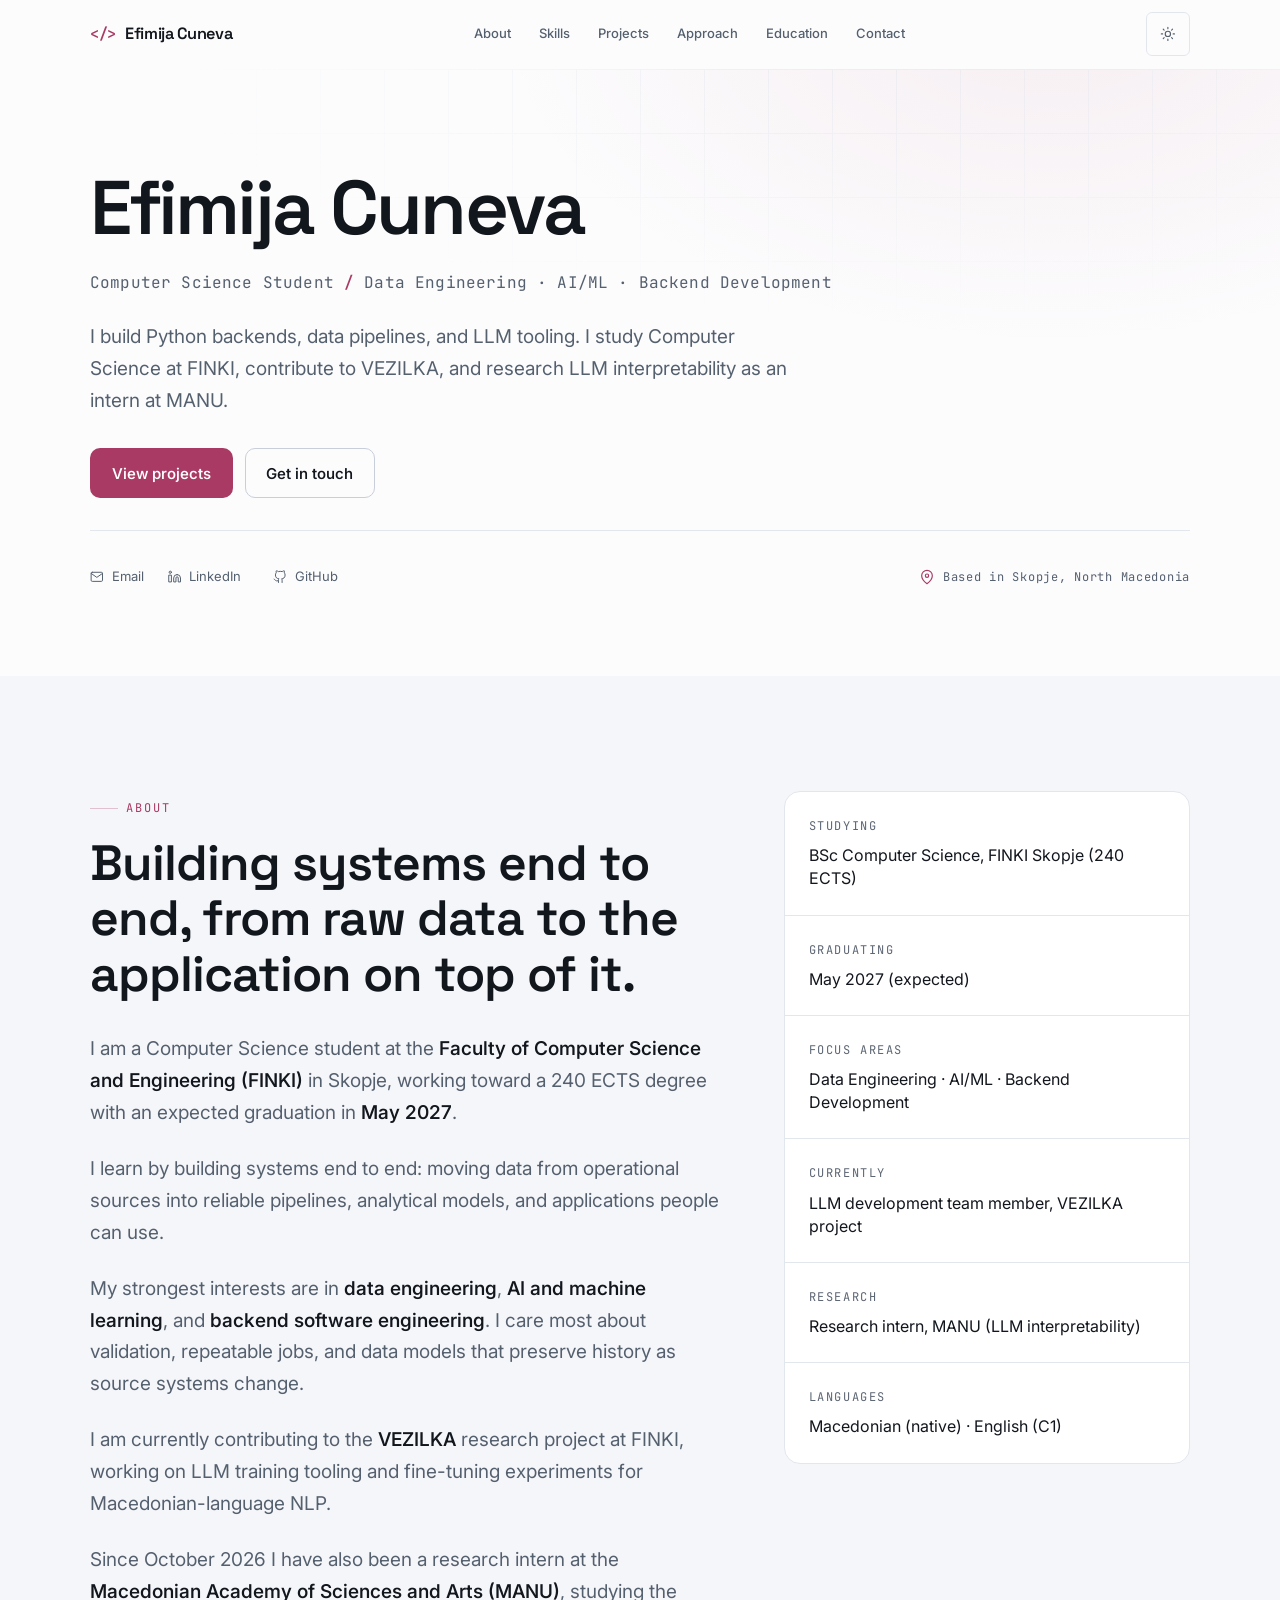
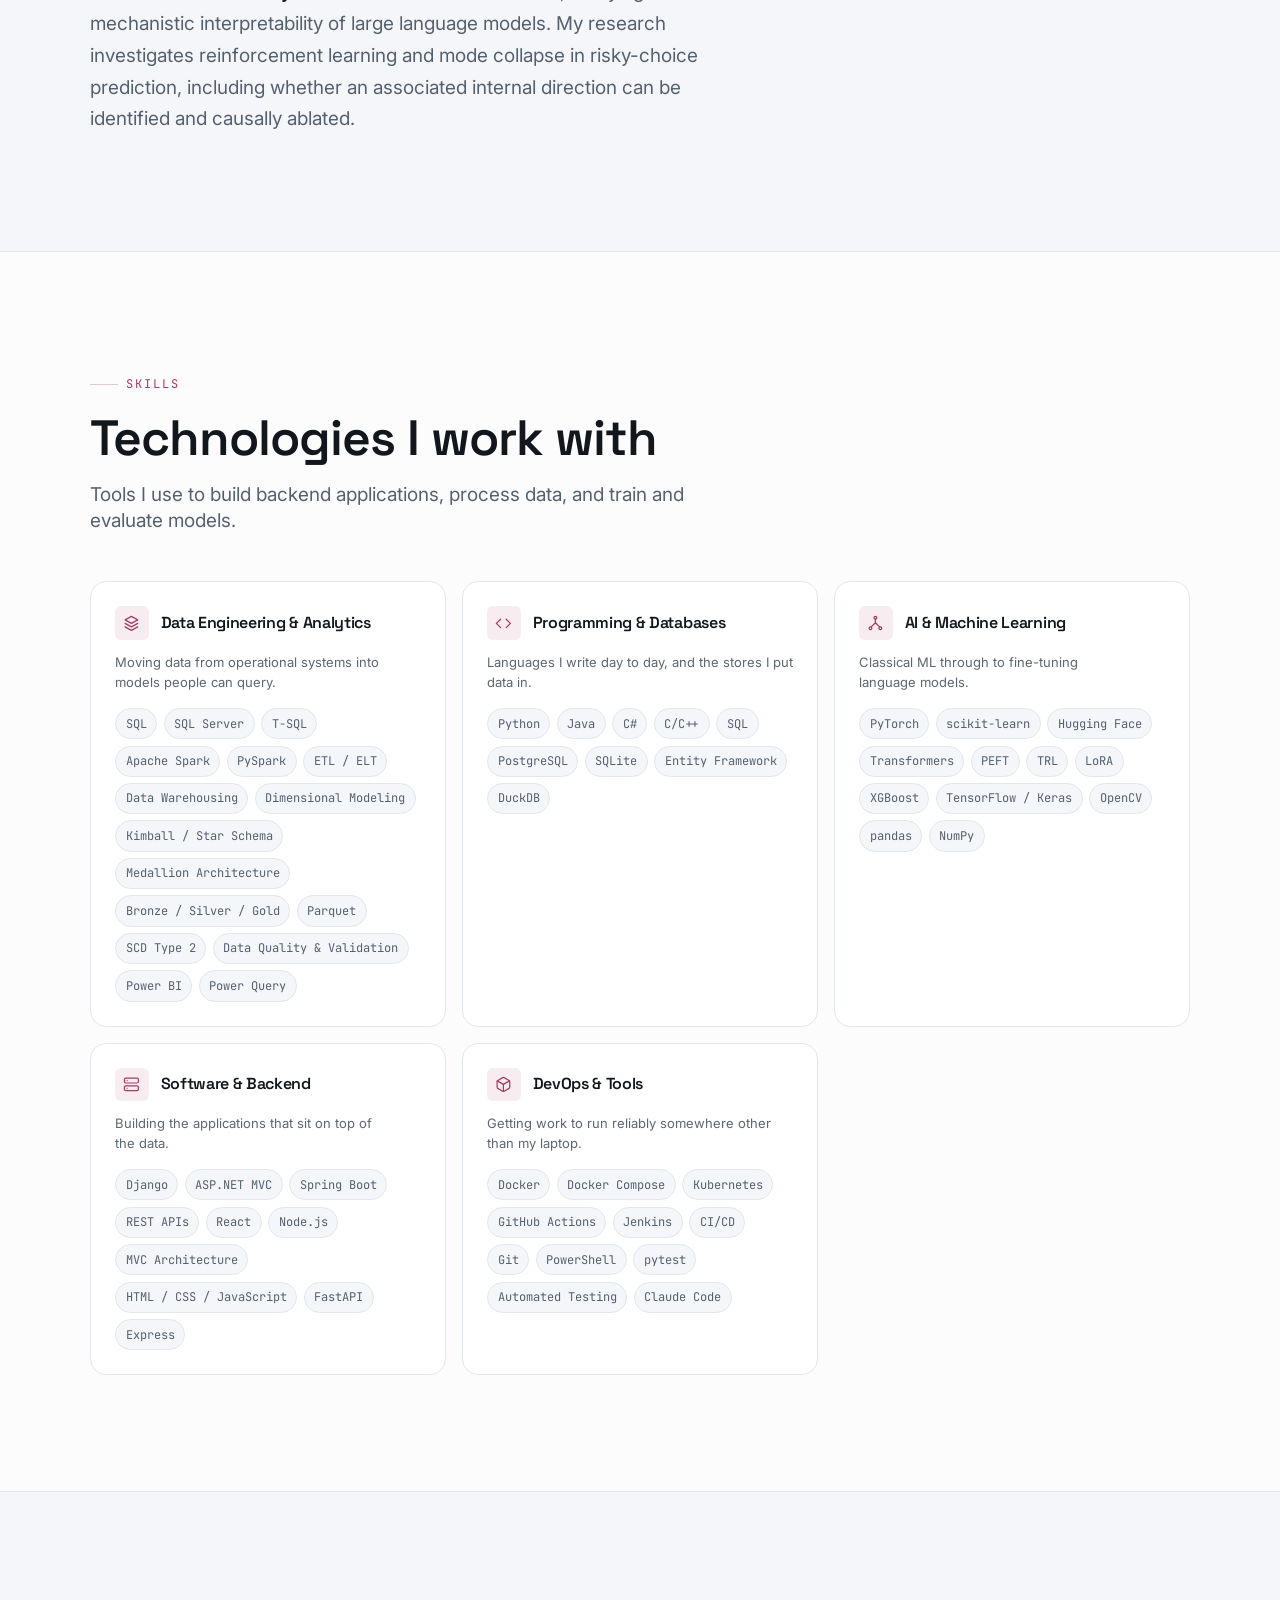
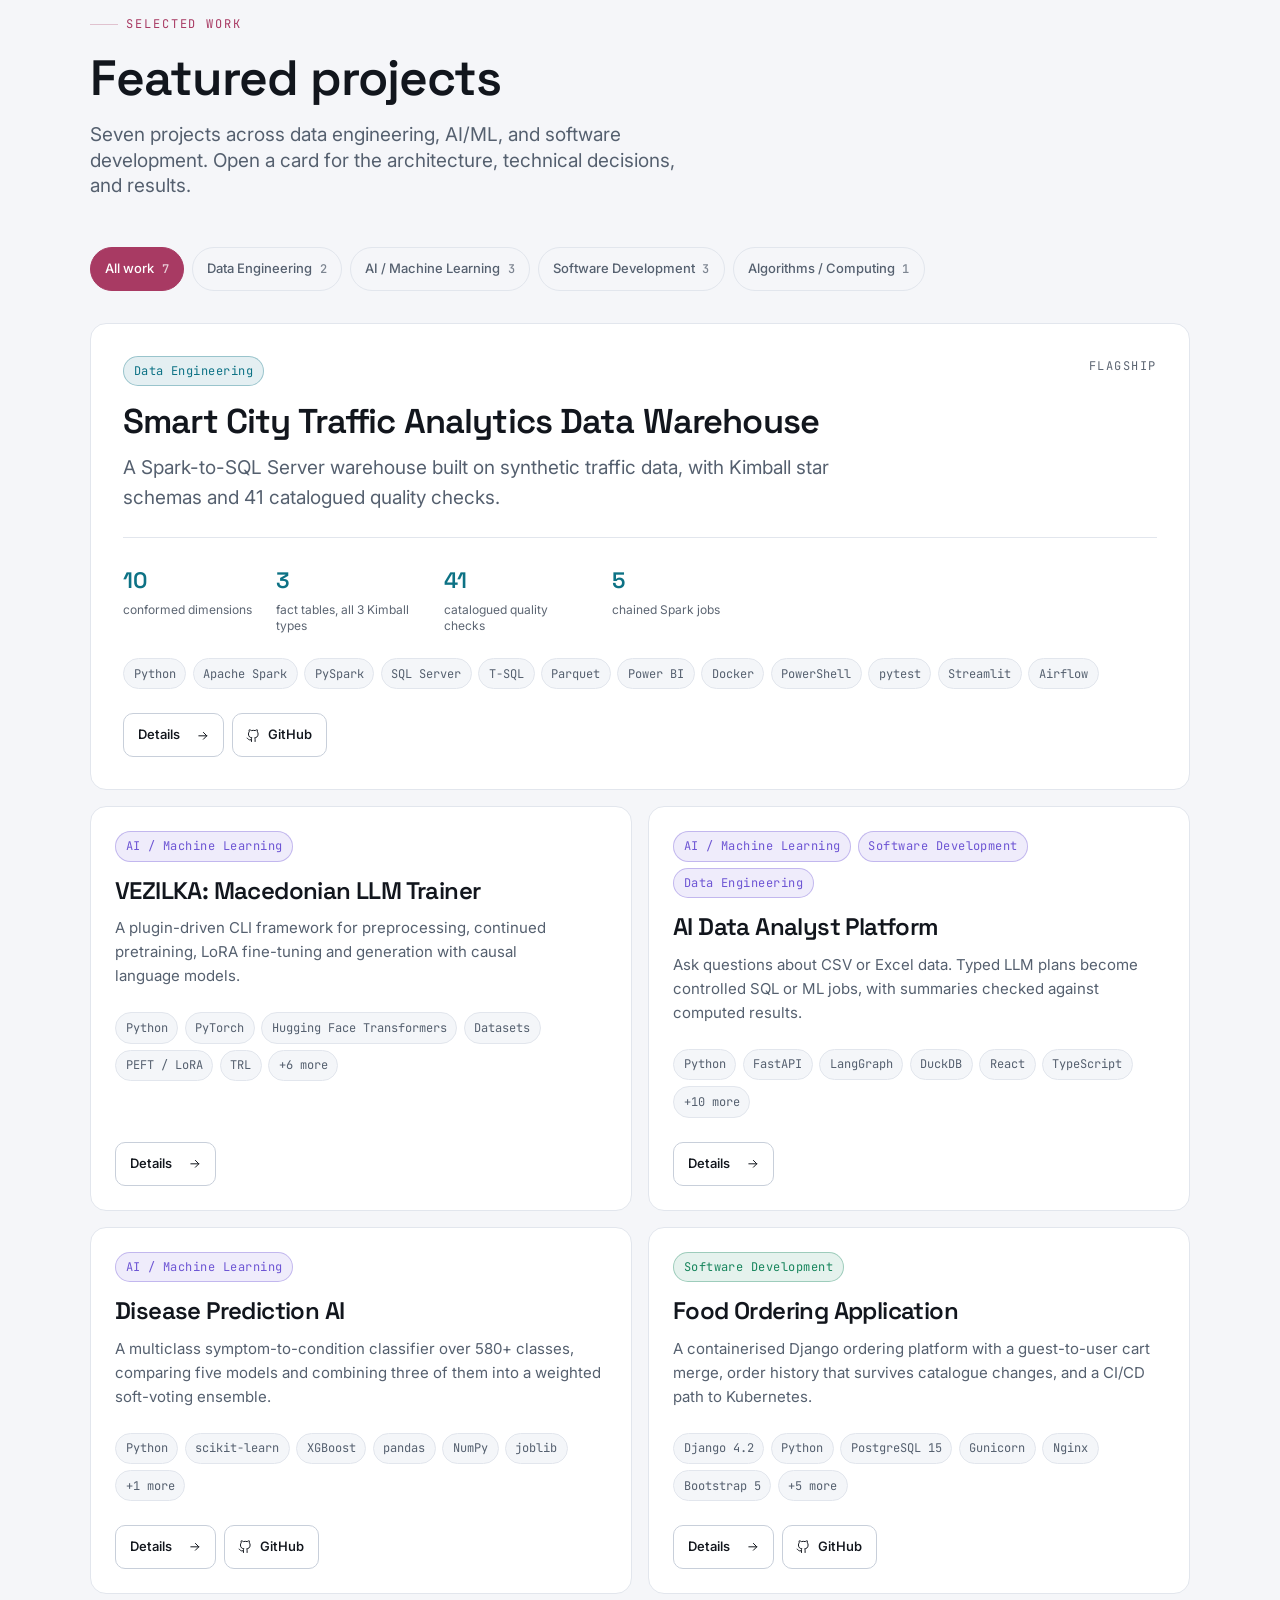
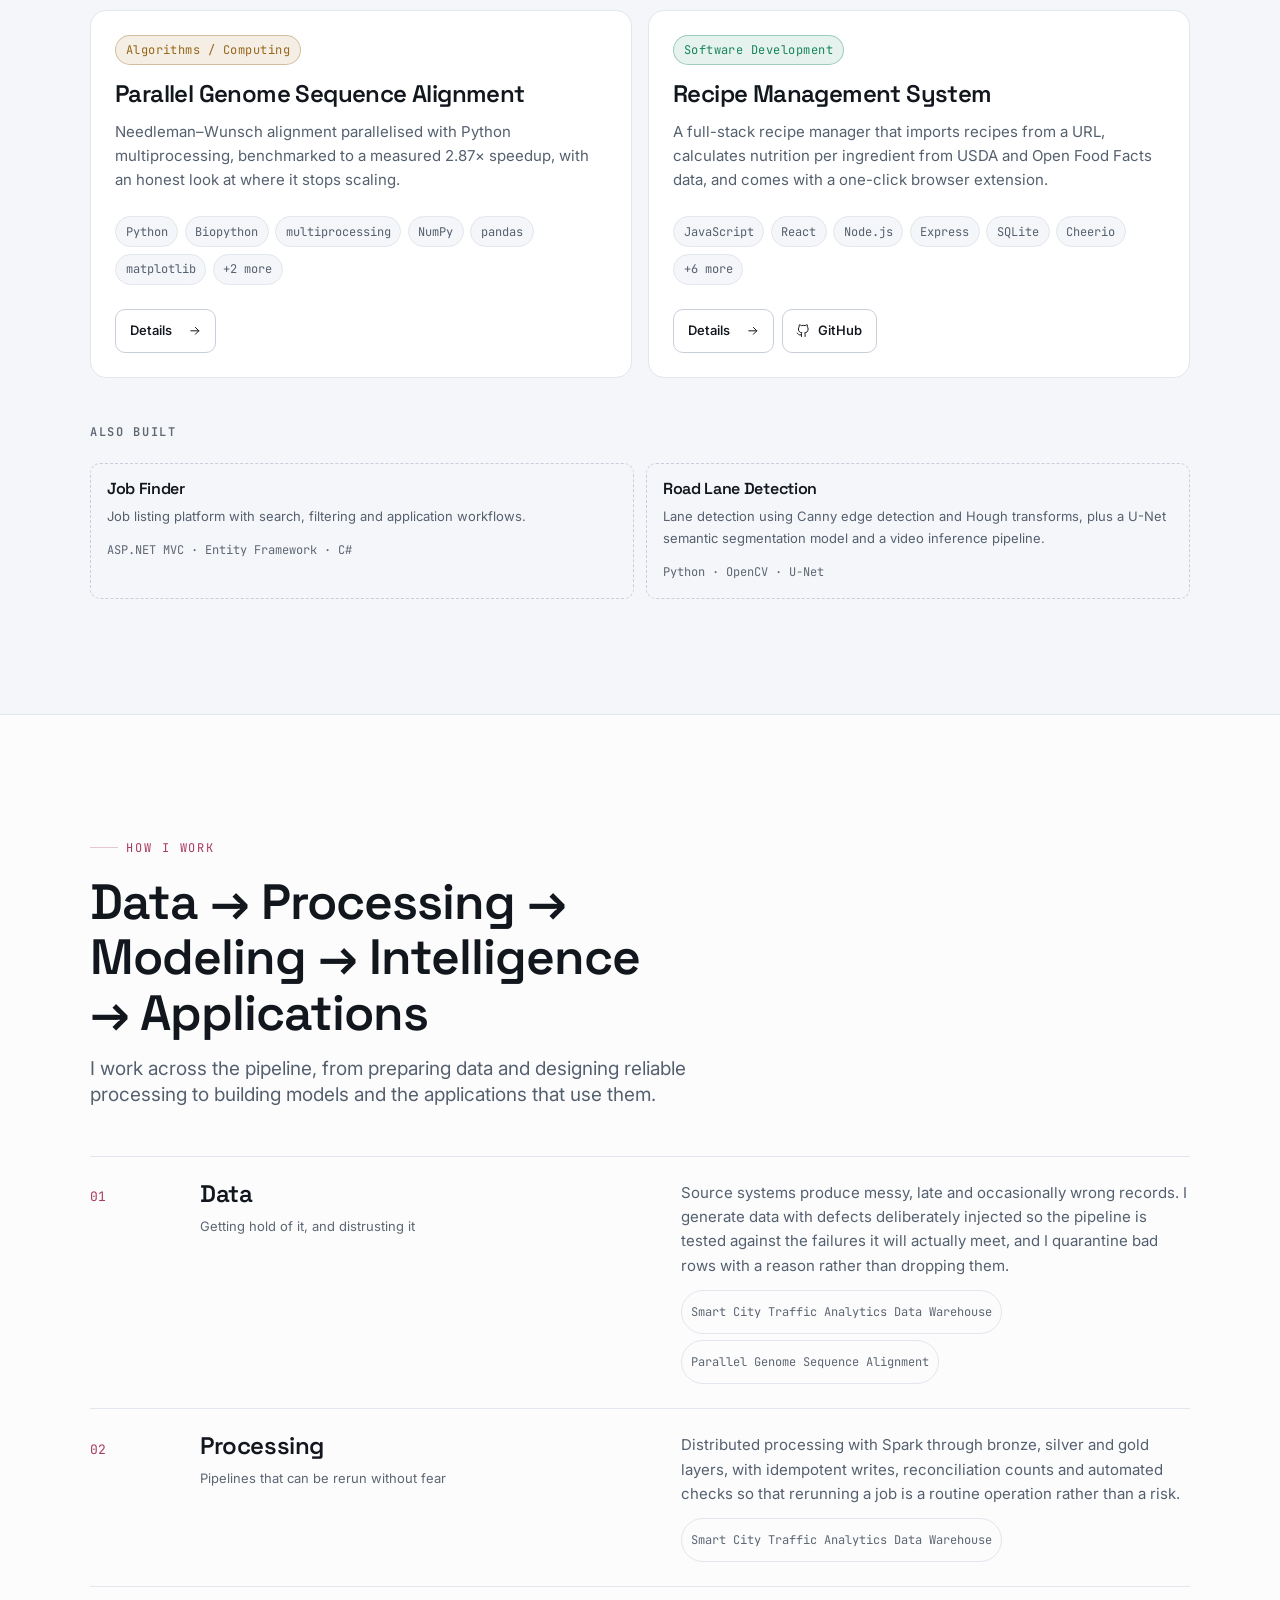
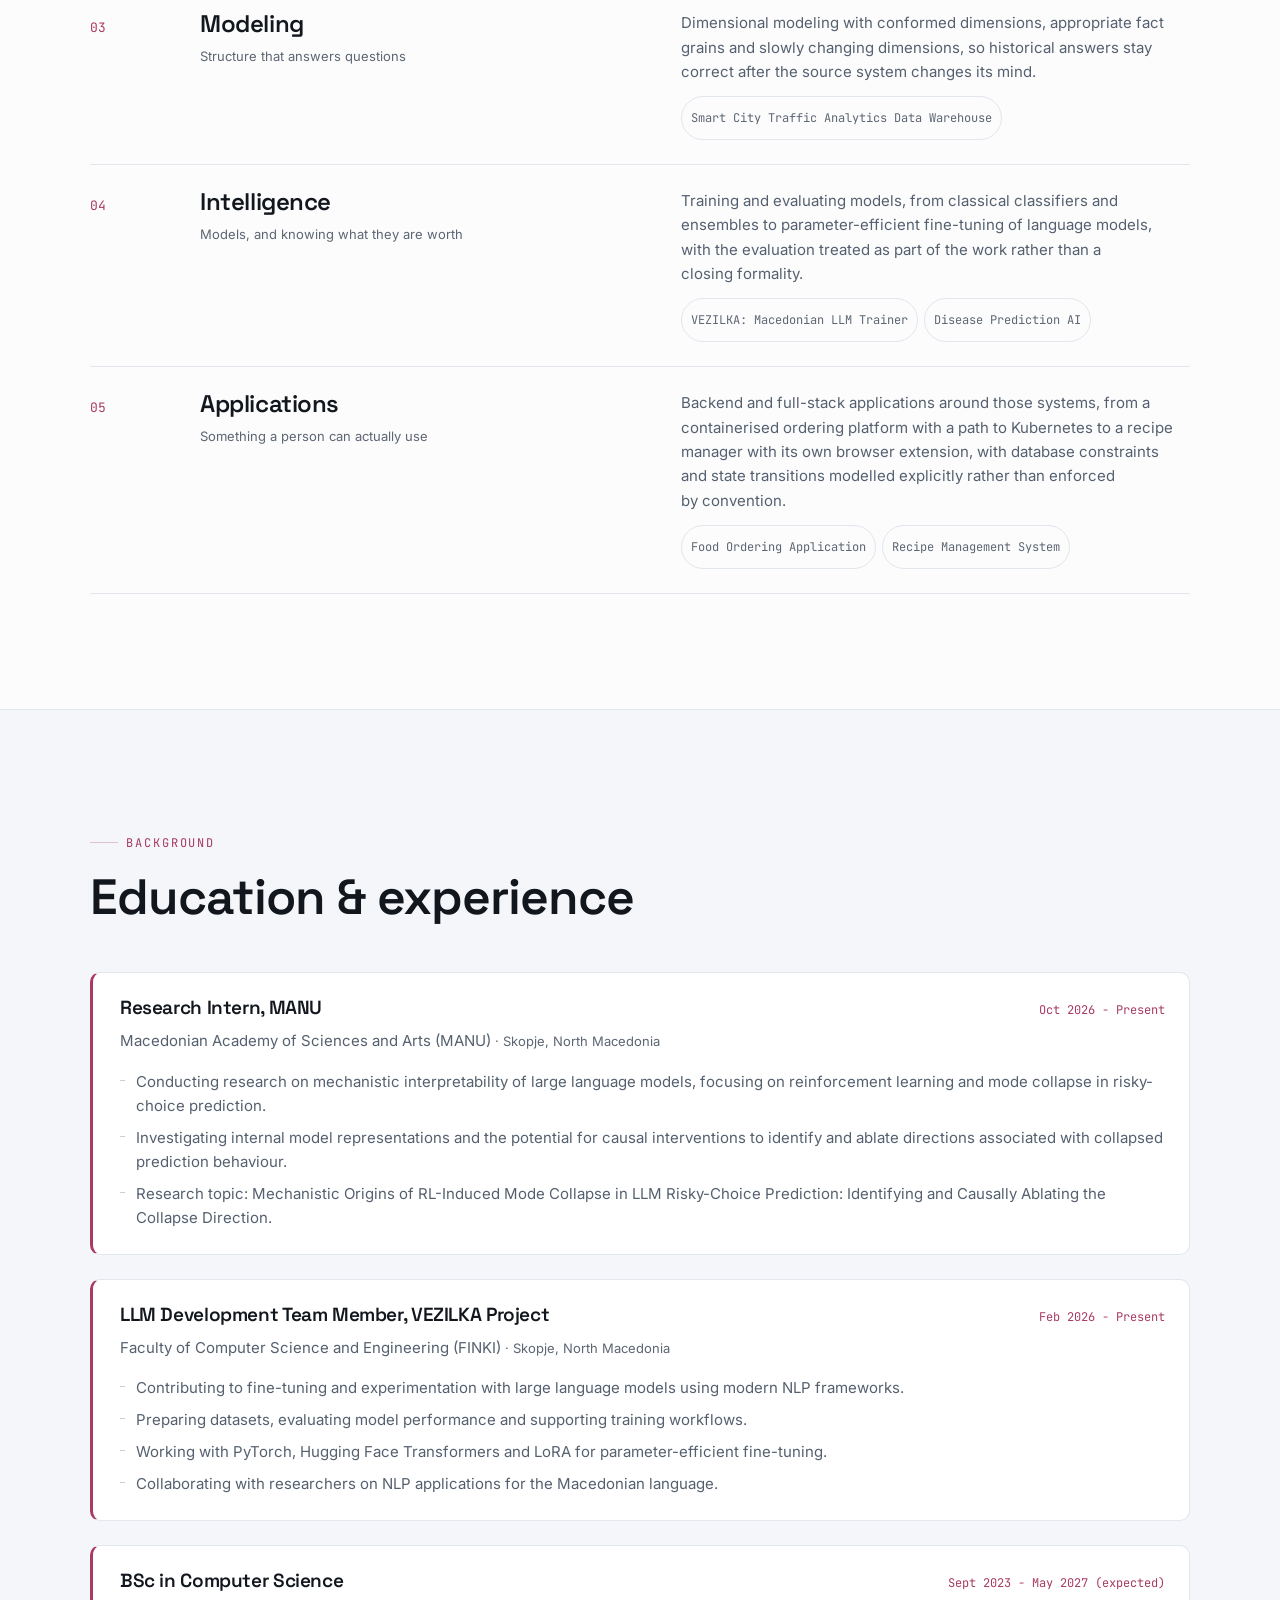
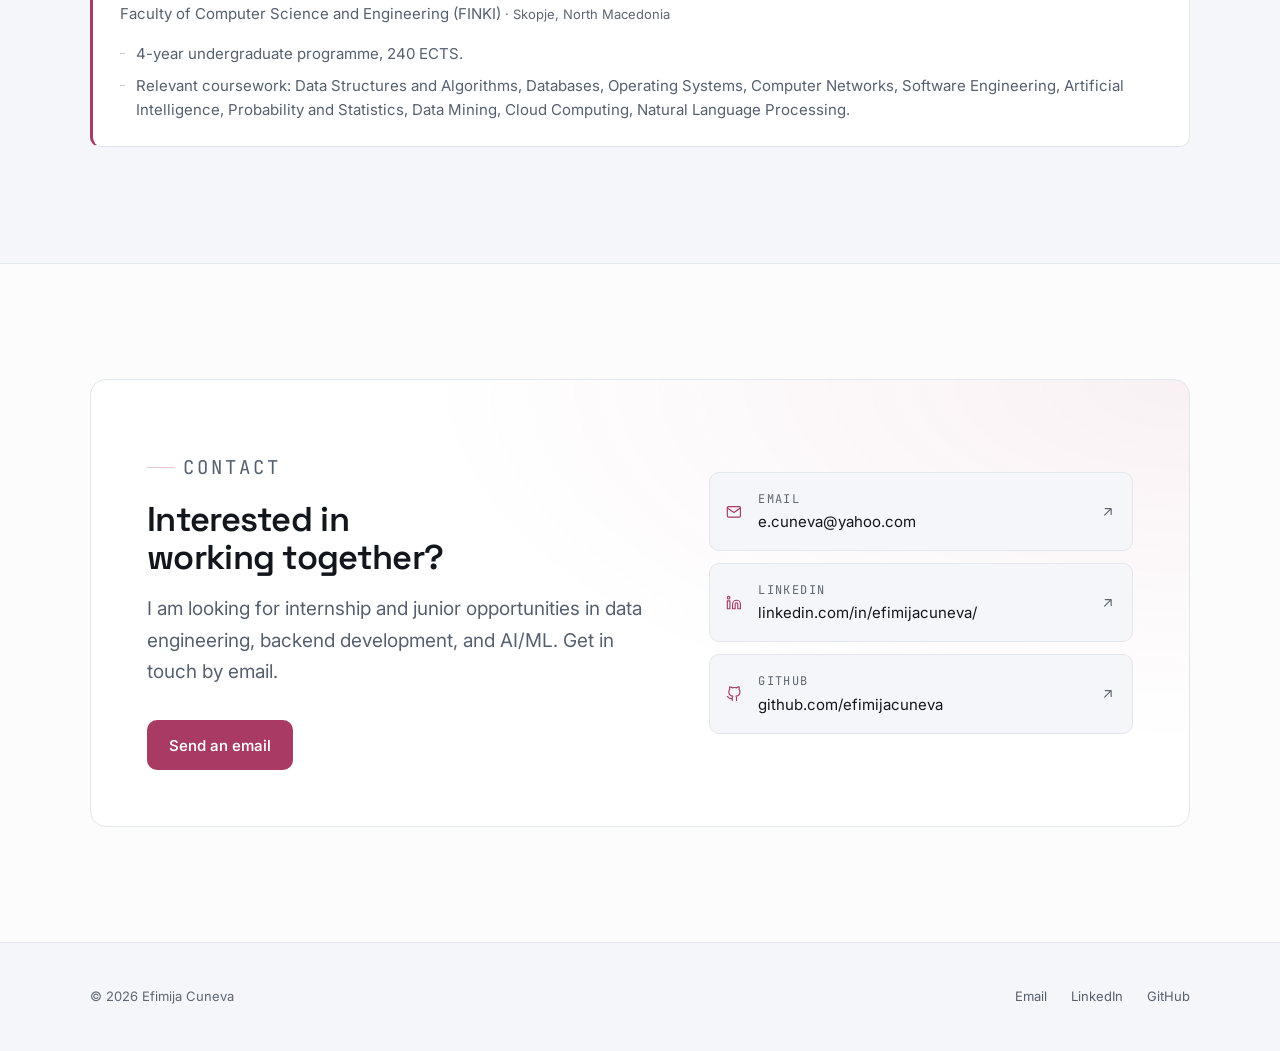
<file: index.html>
<!doctype html>
<html lang="en" data-theme="dark">
<head>
<meta charset="utf-8">
<meta name="viewport" content="width=device-width, initial-scale=1">

<title>Efimija Cuneva | Data Engineering, AI &amp; Software Development</title>
<meta name="description" content="Computer Science student at FINKI Skopje building projects across data engineering, machine learning and backend development, including a Spark-to-SQL-Server traffic data warehouse and LLM fine-tuning tooling.">
<meta name="author" content="Efimija Cuneva">
<meta name="theme-color" content="#0a0c10">

<!-- Open Graph: update the URL once the site is deployed. -->
<meta property="og:type" content="website">
<meta property="og:title" content="Efimija Cuneva | Data Engineering, AI &amp; Software Development">
<meta property="og:description" content="Computer Science student building practical systems across data engineering, machine learning and software development.">

<link rel="icon" href="assets/favicon.svg" type="image/svg+xml">

<link rel="preconnect" href="https://fonts.googleapis.com">
<link rel="preconnect" href="https://fonts.gstatic.com" crossorigin>
<link href="https://fonts.googleapis.com/css2?family=Inter:wght@400;500;600&family=JetBrains+Mono:wght@400;500&family=Space+Grotesk:wght@500;600;700&display=swap" rel="stylesheet">

<link rel="stylesheet" href="css/tokens.css">
<link rel="stylesheet" href="css/base.css">
<link rel="stylesheet" href="css/components.css">

<script>
  /* Apply the saved theme before first paint so there is no flash of the
     wrong palette. Falls back to the operating system preference. */
  (function () {
    try {
      var saved = localStorage.getItem('ec-theme');
      var prefersLight = window.matchMedia('(prefers-color-scheme: light)').matches;
      document.documentElement.dataset.theme = saved === 'light' || saved === 'dark'
        ? saved : (prefersLight ? 'light' : 'dark');
    } catch (e) {
      document.documentElement.dataset.theme = 'dark';
    }
  })();
</script>
</head>

<body>
<a class="skip-link" href="#main">Skip to content</a>

<header class="site-header" id="site-header">
  <div class="shell header-inner">
    <a class="brand" href="#top">
      <span class="brand__mark" aria-hidden="true">&lt;/&gt;</span>
      <span id="brand-name">Efimija Cuneva</span>
    </a>

    <nav class="nav" id="primary-nav" aria-label="Primary"></nav>

    <div class="header-actions">
      <button type="button" class="icon-btn" id="theme-toggle" aria-label="Switch theme"></button>
      <button type="button" class="icon-btn nav-toggle" id="nav-toggle"
              aria-expanded="false" aria-controls="primary-nav" aria-label="Open menu"></button>
    </div>
  </div>
</header>

<main id="main" tabindex="-1">

  <!-- ============================================================ hero -- -->
  <section class="hero" id="top">
    <div class="hero__grid" aria-hidden="true"></div>
    <div class="shell hero__inner">
      <div>
        <h1 class="hero__name" id="hero-name">Efimija Cuneva</h1>
        <p class="hero__role" id="hero-role">Computer Science Student <strong>/</strong> Data Engineering · AI/ML · Backend Development</p>
        <p class="hero__intro" id="hero-intro">I build Python backends, data pipelines, and LLM tooling. I study Computer Science at FINKI, contribute to VEZILKA, and research LLM interpretability as an intern at MANU.</p>

        <div class="hero__actions">
          <a class="btn btn--primary" href="#projects">View projects</a>
          <a class="btn btn--ghost" href="#contact">Get in touch</a>
        </div>

        <div class="hero__links">
          <nav class="hero__profiles" id="hero-links" aria-label="Profiles and contact"></nav>
          <p class="hero__location">
            <svg class="hero__location-icon" width="16" height="16" viewBox="0 0 24 24" fill="none" stroke="currentColor" stroke-width="1.75" stroke-linecap="round" stroke-linejoin="round" aria-hidden="true" focusable="false"><path d="M20 10c0 6-8 12-8 12S4 16 4 10a8 8 0 1 1 16 0Z"/><circle cx="12" cy="10" r="2.5"/></svg>
            <span id="hero-location">Based in Skopje, North Macedonia</span>
          </p>
        </div>
      </div>

      <!-- Filled in only when site.photo is configured; otherwise stays empty. -->
      <div class="hero__portrait" id="hero-portrait"></div>
    </div>
  </section>

  <!-- =========================================================== about -- -->
  <section class="section section--alt" id="about">
    <div class="shell">
      <div class="about-grid reveal">
        <div>
          <p class="eyebrow">About</p>
          <h2 class="section-title">Building systems end to end, from raw data to the application on top of it.</h2>

          <div class="about-prose" style="margin-top: var(--sp-6)">
            <p>
              I am a Computer Science student at the <strong>Faculty of Computer Science and
              Engineering (FINKI)</strong> in Skopje, working toward a 240 ECTS degree with an
              expected graduation in <strong>May 2027</strong>.
            </p>
            <p>
              I learn by building systems end to end: moving data from operational sources into
              reliable pipelines, analytical models, and applications people can use.
            </p>
            <p>
              My strongest interests are in <strong>data engineering</strong>, <strong>AI and machine
              learning</strong>, and <strong>backend software engineering</strong>. I care most about
              validation, repeatable jobs, and data models that preserve history as source systems change.
            </p>
            <p>
              I am currently contributing to the <strong>VEZILKA</strong> research project at FINKI,
              working on LLM training tooling and fine-tuning experiments for Macedonian-language NLP.
            </p>
            <p>
              Since October 2026 I have also been a research intern at the <strong>Macedonian Academy
              of Sciences and Arts (MANU)</strong>, studying the mechanistic interpretability of large
              language models. My research investigates reinforcement learning and mode collapse in
              risky-choice prediction, including whether an associated internal direction can be
              identified and causally ablated.
            </p>
          </div>
        </div>

        <div class="facts">
          <div class="fact">
            <div class="fact__label">Studying</div>
            <div class="fact__value">BSc Computer Science, FINKI Skopje (240 ECTS)</div>
          </div>
          <div class="fact">
            <div class="fact__label">Graduating</div>
            <div class="fact__value">May 2027 (expected)</div>
          </div>
          <div class="fact">
            <div class="fact__label">Focus areas</div>
            <div class="fact__value">Data Engineering · AI/ML · Backend Development</div>
          </div>
          <div class="fact">
            <div class="fact__label">Currently</div>
            <div class="fact__value">LLM development team member, VEZILKA project</div>
          </div>
          <div class="fact">
            <div class="fact__label">Research</div>
            <div class="fact__value">Research intern, MANU (LLM interpretability)</div>
          </div>
          <div class="fact">
            <div class="fact__label">Languages</div>
            <div class="fact__value">Macedonian (native) · English (C1)</div>
          </div>
        </div>
      </div>
    </div>
  </section>

  <!-- ========================================================== skills -- -->
  <section class="section" id="skills">
    <div class="shell">
      <div class="section-head reveal">
        <p class="eyebrow">Skills</p>
        <h2 class="section-title">Technologies I work with</h2>
        <p class="section-lede">
          Tools I use to build backend applications, process data, and train and evaluate models.
        </p>
      </div>
      <div class="skills-grid reveal" id="skills-grid"></div>
    </div>
  </section>

  <!-- ======================================================== projects -- -->
  <section class="section section--alt" id="projects">
    <div class="shell">
      <div class="section-head reveal">
        <p class="eyebrow">Selected work</p>
        <h2 class="section-title">Featured projects</h2>
        <p class="section-lede">
          Seven projects across data engineering, AI/ML, and software development.
          Open a card for the architecture, technical decisions, and results.
        </p>
      </div>

      <div class="filters reveal" id="project-filters" role="group" aria-label="Filter projects by category"></div>

      <div class="project-grid" id="project-grid"></div>

      <div class="reveal" style="margin-top: var(--sp-7)">
        <h3 class="dialog__label">Also built</h3>
        <ul class="mini-list" id="also-built"></ul>
      </div>
    </div>
  </section>

  <!-- ======================================================== approach -- -->
  <section class="section" id="approach">
    <div class="shell">
      <div class="section-head reveal">
        <p class="eyebrow">How I work</p>
        <h2 class="section-title">Data → Processing → Modeling → Intelligence → Applications</h2>
        <p class="section-lede">
          I work across the pipeline, from preparing data and designing reliable processing
          to building models and the applications that use them.
        </p>
      </div>
      <div class="approach-list reveal" id="approach-list"></div>
    </div>
  </section>

  <!-- ======================================================= education -- -->
  <section class="section section--alt" id="education">
    <div class="shell">
      <div class="section-head reveal">
        <p class="eyebrow">Background</p>
        <h2 class="section-title">Education &amp; experience</h2>
      </div>
      <div class="timeline reveal" id="timeline"></div>
    </div>
  </section>

  <!-- ========================================================= contact -- -->
  <section class="section" id="contact">
    <div class="shell">
      <div class="contact-panel reveal">
        <div>
          <p class="eyebrow">Contact</p>
          <h2 id="contact-prompt">Interested in working together?</h2>
          <p id="contact-body">I am looking for internship and junior opportunities in data engineering, backend development, and AI/ML. Get in touch by email.</p>
          <div class="hero__actions">
            <a class="btn btn--primary" id="contact-cta" href="mailto:e.cuneva@yahoo.com">Send an email</a>
          </div>
        </div>
        <div class="contact-links" id="contact-links"></div>
      </div>
    </div>
  </section>

</main>

<footer class="site-footer">
  <div class="shell footer-inner">
    <p>&copy; <span id="footer-year">2026</span> Efimija Cuneva</p>
    <nav class="footer-links" id="footer-links" aria-label="Footer"></nav>
  </div>
</footer>

<!-- Project details. Rendered on open; native <dialog> gives focus trapping,
     Escape-to-close and inert background for free. -->
<dialog class="dialog" id="project-dialog" aria-labelledby="project-dialog-title"></dialog>

<script type="module" src="js/main.js"></script>
</body>
</html>
</file>
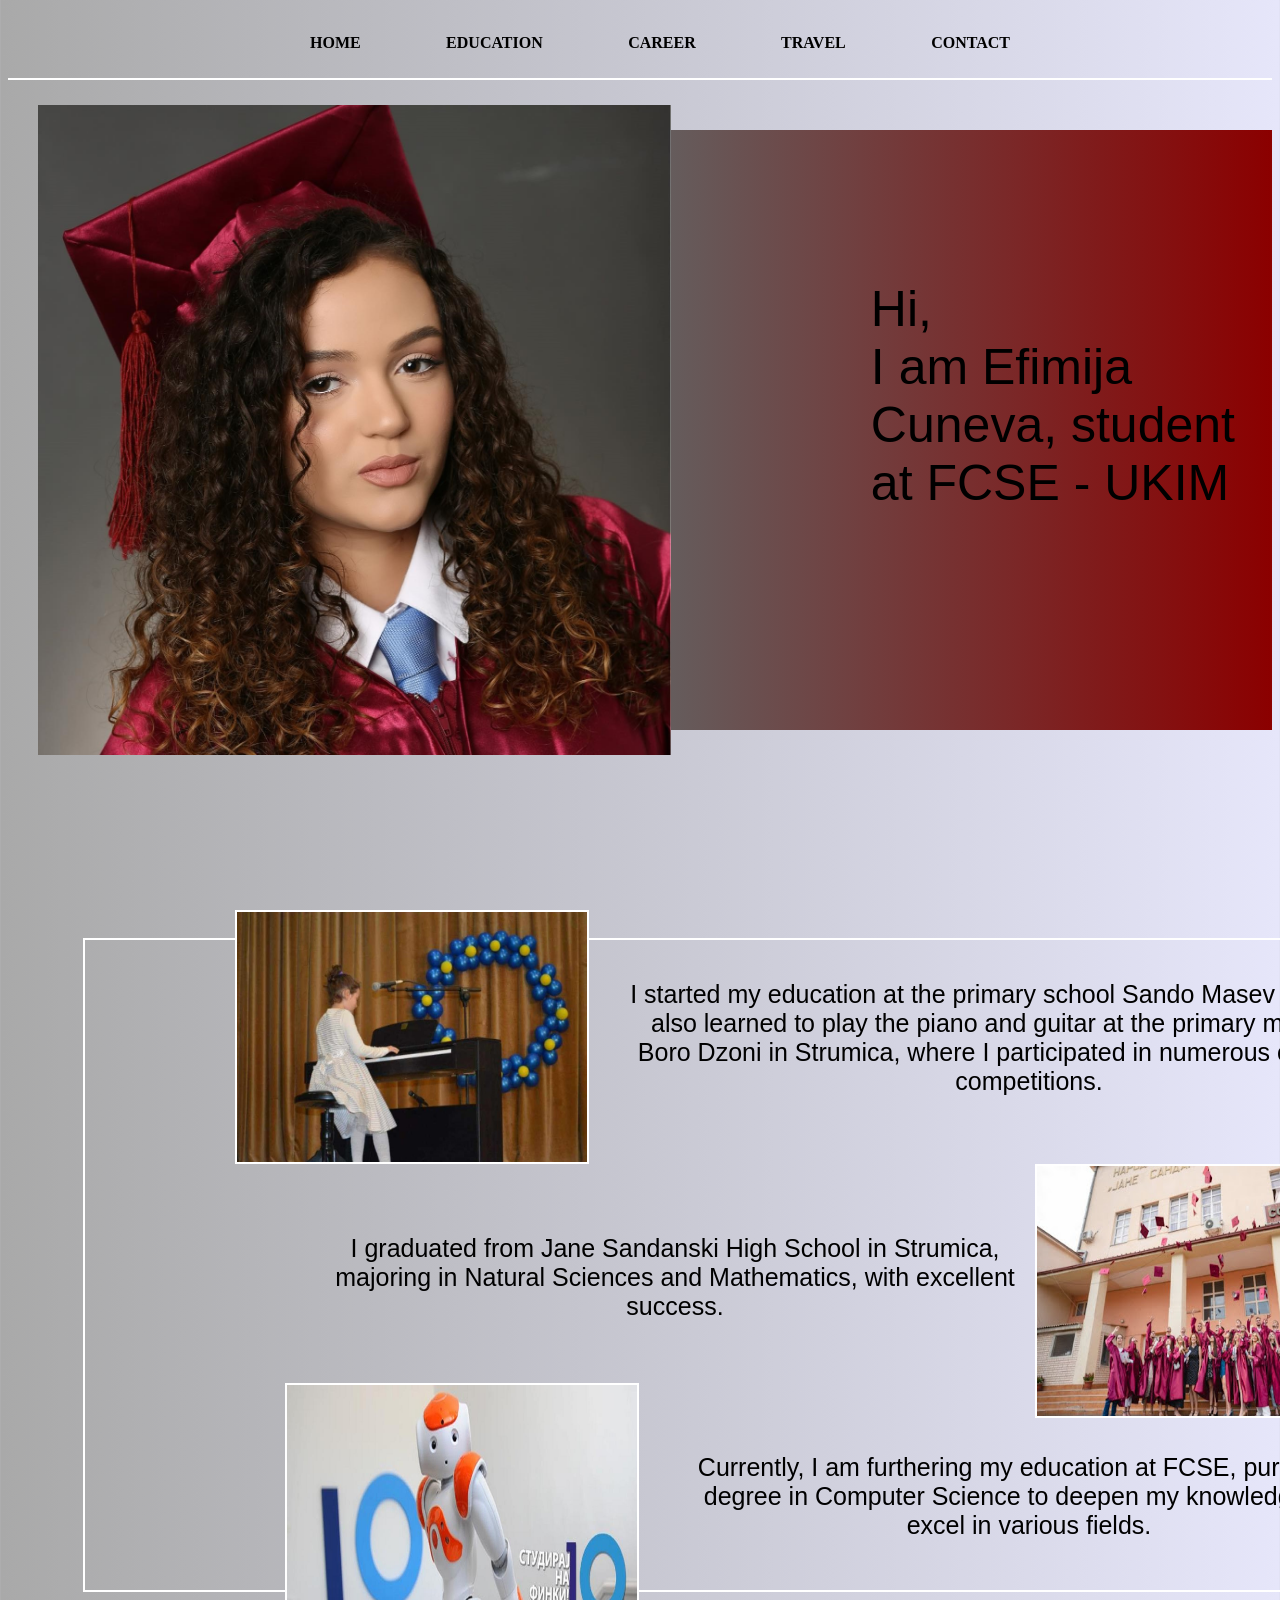
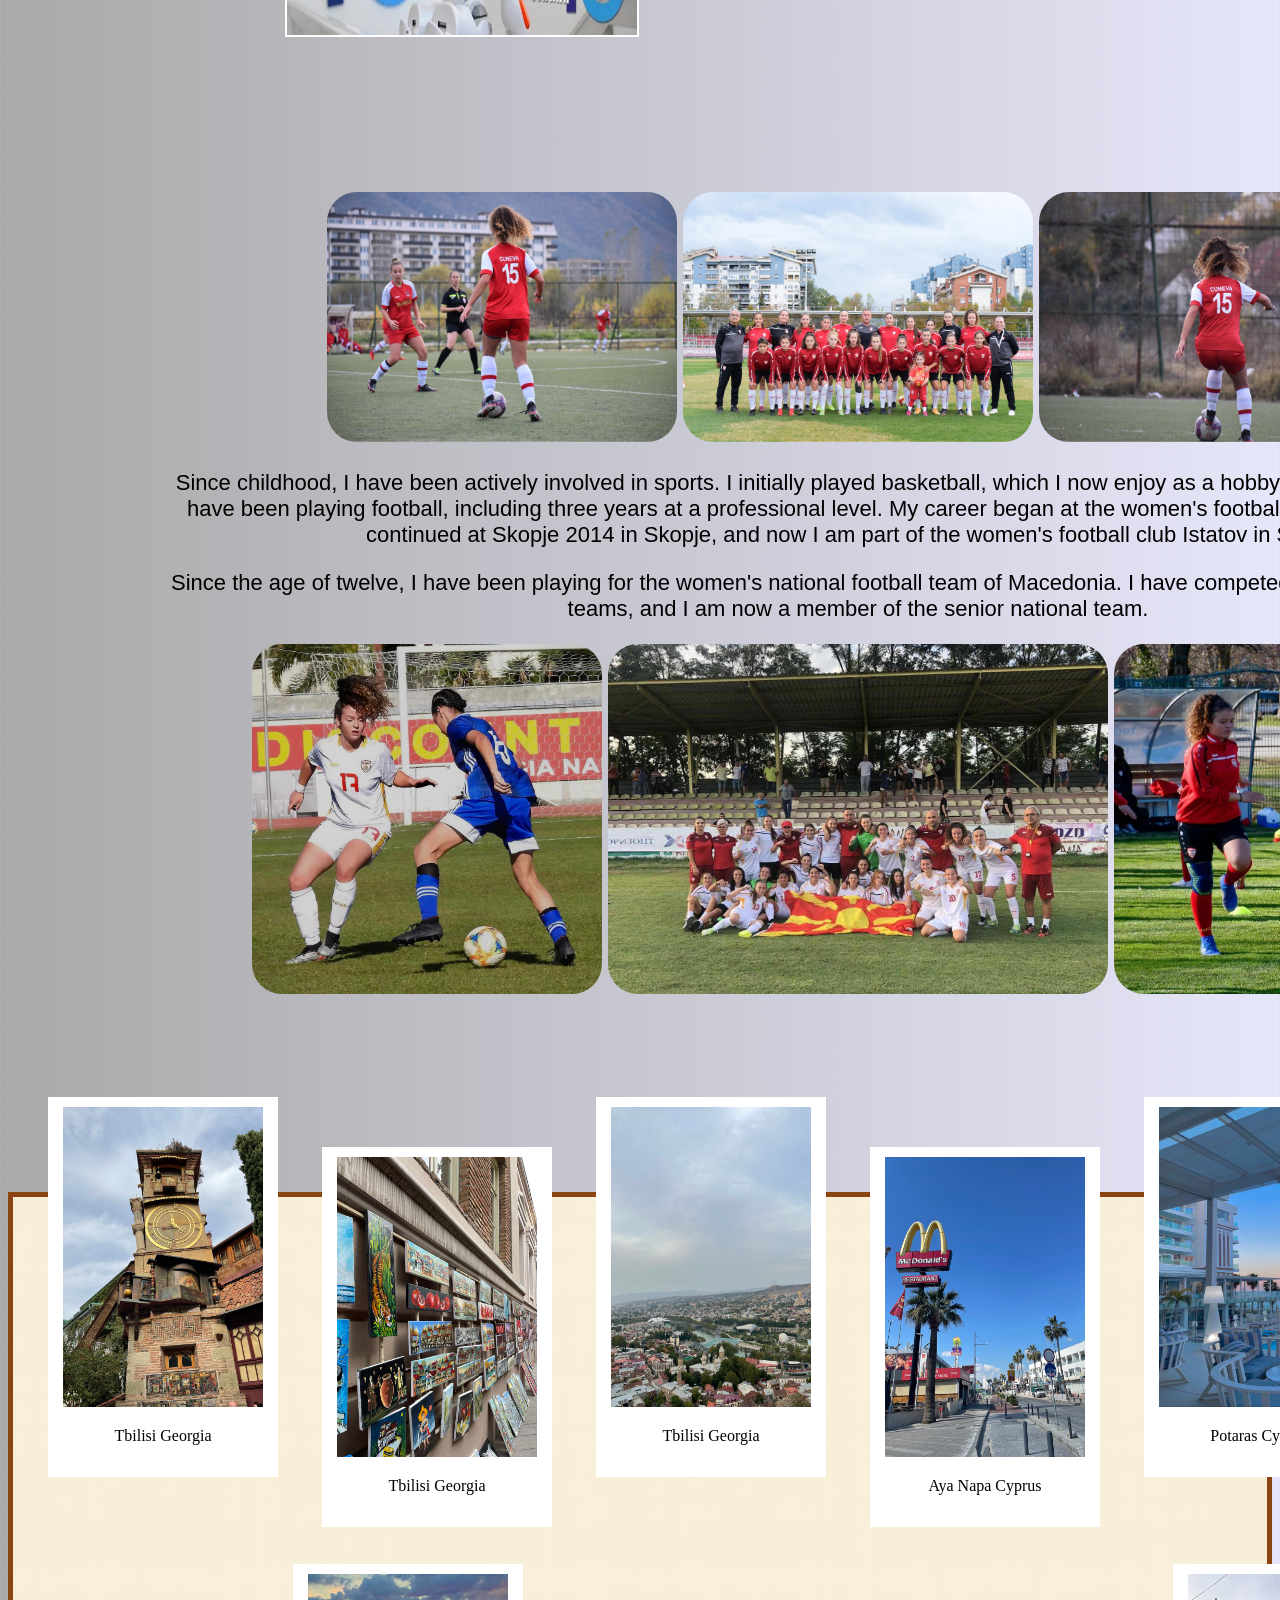
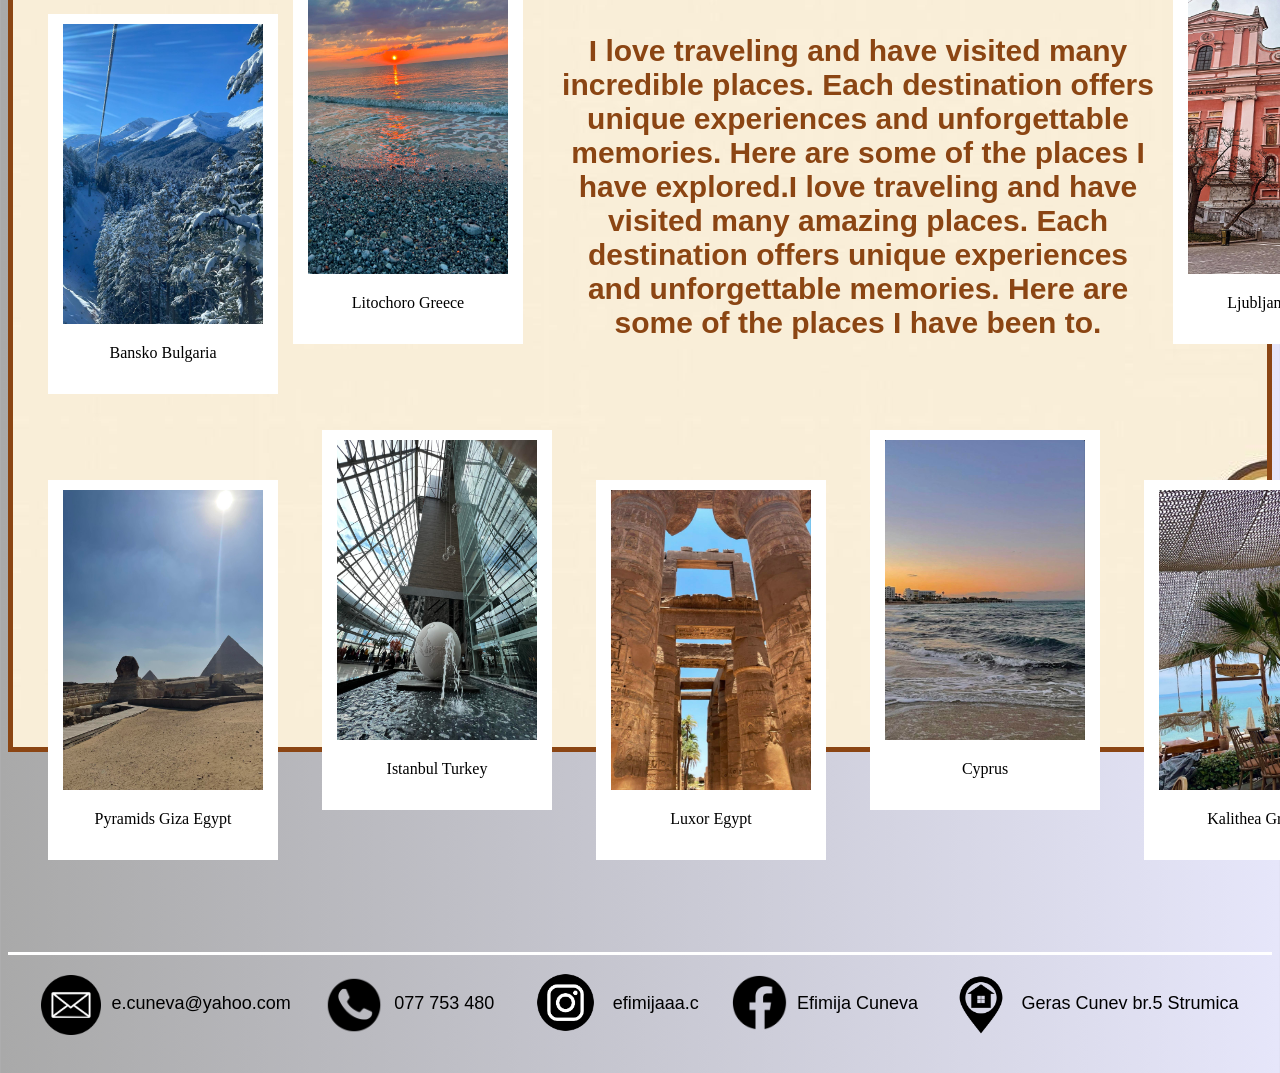
<file: html.html>
<!DOCTYPE html>
<html lang="en">
<head>
    <meta charset="UTF-8">
    <title>Title</title>
    <link rel="stylesheet" href="style.css">
</head>
<body>
<div id="menu">
    <ul>
        <li><a href="html.html">Home</a></li>
        <li><a href="#edc">Education</a></li>
        <li><a href="#kariera">Career</a></li>
        <li><a href="#tr">Travel</a></li>
        <li><a href="#contact">Contact</a></li>
    </ul>
</div>

<div id="main">
    <img src="sliki/slika6n.jpg" id="s1">
    <p id="t1">Hi, <br>I am Efimija Cuneva, student at FCSE - UKIM</p>
</div>
<a href="https://www.youtube.com/watch?v=7pHPn8yEZ-U&t=32s"><img src="sliki/podcast.jpg" width="200px" height="120px" id="pod"> </a>

<div id="edc">
    <div class="osn">
        <img src="sliki/pp.jpg">
        <p>I started my education at the primary school Sando Masev in Strumica. I also learned to play the piano and guitar at the primary music school Boro Dzoni in Strumica, where I participated in numerous concerts and competitions.</p>
    </div>
    <div class="gimnazija">
        <p>I graduated from Jane Sandanski High School in Strumica, majoring in Natural Sciences and Mathematics, with excellent success.</p>
        <img src="sliki/janesandanski.jpg">
    </div>
    <div class="finki">
        <img src="sliki/finki.jpg">
        <p>Currently, I am furthering my education at FCSE, pursuing a degree in Computer Science to deepen my knowledge and excel in various fields.</p>
    </div>
</div>



<div id="kariera">
    <div>
        <img src="sliki/j1.jpg" width="350px" height="250px">
        <img src="sliki/grupna1.jpg" width="350px" height="250px">
        <img src="sliki/j.jpg"width="350px" height="250px">
        <p>Since childhood, I have been actively involved in sports. I initially played basketball, which I now enjoy as a hobby. For the past eight years, I have been playing football, including three years at a professional level. My career began at the women's football club Tiverija in Strumica, continued at Skopje 2014 in Skopje, and now I am part of the women's football club Istatov in Skopje.</p>
        <p>Since the age of twelve, I have been playing for the women's national football team of Macedonia. I have competed in the U15, U17, and U19 teams, and I am now a member of the senior national team.</p>
    </div>
    <div>
        <img src="sliki/j3.jpg" width="350px" height="350px">
        <img src="sliki/grupna.jpg" width="500px" height="350px">
        <img src="sliki/j4.jpg"width="350px" height="350px">
    </div>

</div>



<div id="tr">
    <div class="cel">
        <div class="sl">
            <img src="sliki/1.jpg" width="200px" height="300px">
            <p>Tbilisi Georgia</p>
        </div>
        <div class="sl" id="mid">
            <img src="sliki/2.jpg" width="200px" height="300px">
            <p>Tbilisi Georgia</p>
        </div>
        <div class="sl">
            <img src="sliki/3.jpg" width="200px" height="300px">
            <p>Tbilisi Georgia</p>
        </div>
        <div class="sl" id="m1">
            <img src="sliki/5.jpg" width="200px" height="300px">
            <p>Aya Napa Cyprus</p>
        </div>

        <div class="sl">
            <img src="sliki/7.jpg" width="200px" height="300px">
            <p>Potaras Cyprus</p>
        </div>

        <div class="sl" id="m2">
            <img src="sliki/8.jpg" width="200px" height="300px">
            <p>Olympos mountain</p>
        </div>

        <div class="sl" id="m5">
            <img src="sliki/9.jpg" width="200px" height="300px">
            <p>Bansko Bulgaria</p>
        </div>
        <div class="sl">
            <img src="sliki/p2.jpg" width="200px" height="300px">
            <p>Litochoro Greece</p>
        </div>
        <h2>
            I love traveling and have visited many incredible places. Each destination offers unique experiences and unforgettable memories. Here are some of the places I have explored.I love traveling and have visited many amazing places. Each destination offers unique experiences and unforgettable memories. Here are some of the places I have been to.</h2>
        <div class="sl">
            <img src="sliki/10.jpg" width="200px" height="300px">
            <p>Ljubljana Slovenia</p>
        </div>
        <div class="sl" id="m3">
            <img src="sliki/11.jpg" width="200px" height="300px">
            <p>Egypt Africa</p>
        </div>
        <div class="sl" id="m6">
            <img src="sliki/12.jpg" width="200px" height="300px">
            <p>Pyramids Giza Egypt</p>
        </div>
        <div class="sl">
            <img src="sliki/13.jpg" width="200px" height="300px">
            <p>Istanbul Turkey</p>
        </div>
        <div class="sl" id="m4">
            <img src="sliki/14.jpg" width="200px" height="300px">
            <p>Luxor Egypt</p>
        </div>
        <div class="sl">
            <img src="sliki/15.jpg" width="200px" height="300px">
            <p>Cyprus</p>
        </div>
        <div class="sl" id="m7">
            <img src="sliki/16.jpg" width="200px" height="300px">
            <p>Kalithea Greece</p>
        </div>
        <div class="sl">
            <img src="sliki/17.jpg" width="200px" height="300px">
            <p>Zagreb Croatia</p>
        </div>

    </div>
</div>

<div id="contact">
    <div>
        <img src="sliki/email-icon--clipart-best-22.png" width="60px" height="60px">
        <p>e.cuneva@yahoo.com</p>
    </div>
    <div>
        <img src="sliki/phone-circle.png" width="60px" height="60px" >
        <p>077 753 480</p>
    </div>
    <div>
        <a href="https://www.instagram.com/efimijaaa.c/" target="_blank"><img src="sliki/instagram-logo-instagram-logo-transparent-instagram-icon-transparent-free-free-png.webp" width="75px" height="75px" id="ins">  </a>
        <p>efimijaaa.c</p>
    </div>
    <div>
        <a href="https://www.facebook.com/efimija.cuneva" target="_blank"><img src="sliki/facebooklogo.png" width="55px" height="55px" > </a>
        <p>Efimija Cuneva</p>
    </div>
    <div>
        <img src="sliki/homeadress.png" width="60px" height="60px">
        <p>Geras Cunev br.5 Strumica</p>
    </div>
</div>


</body>
</html>
</file>
<file: css/tokens.css>
:root {
  /* colours */
  --bg:            #0a0c10;
  --bg-alt:        #0e1117;
  --surface:       #14181f;
  --surface-2:     #1a1f28;
  --surface-hover: #1e242e;
  --border:        #232a35;
  --border-strong: #333c4b;

  --text:          #e7eaf0;
  --text-muted:    #9aa4b4;
  --text-faint:    #8791a2;

  /* accent */
  --accent:        #ef94b4;
  --accent-strong: #f8bcd0;
  --accent-dim:    rgba(239, 148, 180, 0.13);
  --accent-line:   rgba(239, 148, 180, 0.34);
  --on-accent:     #2c0d19;
  /* soft wash behind hero + contact */
  --accent-glow:   rgba(239, 148, 180, 0.10);

  /* one colour per project category */
  --cat-cyan:      #56cfe1;
  --cat-violet:    #b3a4ff;
  --cat-green:     #5fd39b;
  --cat-amber:     #e6b455;

  /* bronze/silver/gold for the warehouse diagram */
  --tone-bronze:   #d08a5a;
  --tone-silver:   #b6c2d1;
  --tone-gold:     #e6c15a;

  --shadow-sm: 0 1px 2px rgba(0, 0, 0, 0.4);
  --shadow-md: 0 8px 24px -8px rgba(0, 0, 0, 0.6);
  --shadow-lg: 0 24px 60px -20px rgba(0, 0, 0, 0.75);

  /* type */
  --font-display: 'Space Grotesk', 'Segoe UI', system-ui, sans-serif;
  --font-body: 'Inter', 'Segoe UI', system-ui, -apple-system, sans-serif;
  --font-mono: 'JetBrains Mono', ui-monospace, 'Cascadia Mono', Consolas, monospace;

  --fs-xs:   0.75rem;
  --fs-sm:   0.8125rem;
  --fs-base: 0.9375rem;
  --fs-md:   1rem;
  --fs-lg:   clamp(1.0625rem, 0.4vw + 0.95rem, 1.1875rem);
  --fs-xl:   clamp(1.25rem, 0.8vw + 1.05rem, 1.5rem);
  --fs-2xl:  clamp(1.6rem, 1.6vw + 1.2rem, 2.15rem);
  --fs-3xl:  clamp(2.1rem, 3vw + 1.3rem, 3.1rem);
  --fs-hero: clamp(2.5rem, 6vw + 0.8rem, 4.75rem);

  --lh-tight: 1.12;
  --lh-snug: 1.35;
  --lh-body: 1.68;

  /* spacing */
  --sp-1: 0.25rem;
  --sp-2: 0.5rem;
  --sp-3: 0.75rem;
  --sp-4: 1rem;
  --sp-5: 1.5rem;
  --sp-6: 2rem;
  --sp-7: 3rem;
  --sp-8: 4rem;
  --sp-9: 6rem;
  --section-y: clamp(4.5rem, 9vw, 8rem);

  --maxw: 1180px;
  --maxw-prose: 68ch;

  --radius-sm: 6px;
  --radius: 10px;
  --radius-lg: 16px;

  /* motion */
  --ease: cubic-bezier(0.22, 0.68, 0.32, 1);
  --dur-fast: 140ms;
  --dur: 240ms;
  --dur-slow: 620ms;

  color-scheme: dark;
}

[data-theme='light'] {
  --bg:            #fcfcfd;
  --bg-alt:        #f5f6f9;
  --surface:       #ffffff;
  --surface-2:     #f4f6f9;
  --surface-hover: #eef1f6;
  --border:        #e2e6ed;
  --border-strong: #c8cfda;

  --text:          #12161d;
  --text-muted:    #55606f;
  --text-faint:    #5d6673;

  --accent:        #a83a63;
  --accent-strong: #8c2f52;
  --accent-dim:    rgba(168, 58, 99, 0.09);
  --accent-line:   rgba(168, 58, 99, 0.28);
  --on-accent:     #ffffff;
  --accent-glow:   rgba(168, 58, 99, 0.07);

  --cat-cyan:      #0d7285;
  --cat-violet:    #6d55d4;
  --cat-green:     #17855c;
  --cat-amber:     #98661a;

  --tone-bronze:   #a8592a;
  --tone-silver:   #5c6675;
  --tone-gold:     #8a6b17;

  --shadow-sm: 0 1px 2px rgba(16, 24, 40, 0.06);
  --shadow-md: 0 8px 24px -10px rgba(16, 24, 40, 0.18);
  --shadow-lg: 0 24px 56px -22px rgba(16, 24, 40, 0.26);

  color-scheme: light;
}
</file>
<file: css/base.css>
*,
*::before,
*::after { box-sizing: border-box; }

* { margin: 0; }

html {
  -webkit-text-size-adjust: 100%;
  scroll-behavior: smooth;
  /* keep the sticky header off anchored headings */
  scroll-padding-top: 5.5rem;
}

body {
  background: var(--bg);
  color: var(--text);
  font-family: var(--font-body);
  font-size: var(--fs-base);
  line-height: var(--lh-body);
  font-synthesis-weight: none;
  -webkit-font-smoothing: antialiased;
  text-rendering: optimizeLegibility;
  overflow-x: hidden;
}

img, svg { display: block; max-width: 100%; }
button, input, textarea, select { font: inherit; color: inherit; }

h1, h2, h3, h4 {
  font-family: var(--font-display);
  font-weight: 600;
  line-height: var(--lh-tight);
  letter-spacing: -0.02em;
  text-wrap: balance;
}

p { text-wrap: pretty; }

a {
  color: var(--accent);
  text-decoration-color: var(--accent-line);
  text-underline-offset: 3px;
}
a:hover { color: var(--accent-strong); }

ul, ol { list-style: none; padding: 0; }

/* focus */
:focus-visible {
  outline: 2px solid var(--accent);
  outline-offset: 3px;
  border-radius: 3px;
}
:focus:not(:focus-visible) { outline: none; }

.visually-hidden {
  position: absolute;
  width: 1px; height: 1px;
  padding: 0; margin: -1px;
  overflow: hidden;
  clip-path: inset(50%);
  white-space: nowrap;
}

.skip-link {
  position: absolute;
  top: 0; left: 50%;
  transform: translate(-50%, -120%);
  z-index: 200;
  padding: var(--sp-3) var(--sp-5);
  background: var(--accent);
  color: var(--on-accent);
  font-weight: 600;
  border-radius: 0 0 var(--radius) var(--radius);
  transition: transform var(--dur) var(--ease);
}
.skip-link:focus-visible { transform: translate(-50%, 0); }

/* layout */
.shell {
  width: 100%;
  max-width: var(--maxw);
  margin-inline: auto;
  padding-inline: clamp(1.15rem, 4vw, 2.5rem);
}

.section { padding-block: var(--section-y); position: relative; }
.section--alt { background: var(--bg-alt); }
.section + .section { border-top: 1px solid var(--border); }

.section-head { max-width: var(--maxw-prose); margin-bottom: var(--sp-7); }

.eyebrow {
  display: inline-flex;
  align-items: center;
  gap: var(--sp-2);
  font-family: var(--font-mono);
  font-size: var(--fs-xs);
  letter-spacing: 0.16em;
  text-transform: uppercase;
  color: var(--accent);
  margin-bottom: var(--sp-4);
}
.eyebrow::before {
  content: '';
  width: 1.75rem;
  height: 1px;
  background: var(--accent-line);
}

.section-title { font-size: var(--fs-3xl); }

.section-lede {
  margin-top: var(--sp-4);
  color: var(--text-muted);
  font-size: var(--fs-lg);
  line-height: var(--lh-snug);
}

/* buttons */
.btn {
  display: inline-flex;
  align-items: center;
  justify-content: center;
  min-height: 44px;
  gap: var(--sp-2);
  padding: 0.7rem 1.3rem;
  border: 1px solid transparent;
  border-radius: var(--radius);
  font-weight: 550;
  font-size: var(--fs-base);
  text-decoration: none;
  cursor: pointer;
  white-space: nowrap;
  transition: background var(--dur-fast) var(--ease),
              border-color var(--dur-fast) var(--ease),
              color var(--dur-fast) var(--ease),
              transform var(--dur-fast) var(--ease);
}
.btn:active { transform: translateY(1px); }

.btn--primary { background: var(--accent); color: var(--on-accent); }
.btn--primary:hover { background: var(--accent-strong); color: var(--on-accent); }

.btn--ghost {
  background: transparent;
  border-color: var(--border-strong);
  color: var(--text);
}
.btn--ghost:hover {
  background: var(--surface-hover);
  border-color: var(--accent);
  color: var(--text);
}

.btn--sm { padding: 0.45rem 0.85rem; font-size: var(--fs-sm); }

.btn[aria-disabled='true'] {
  opacity: 0.45;
  pointer-events: none;
}

.icon { width: 1.05em; height: 1.05em; flex: none; stroke-width: 1.75; }

/* The observer adds .js only after initialization succeeds. */
.js .reveal {
  opacity: 0;
  transform: translateY(14px);
  transition: opacity var(--dur-slow) var(--ease), transform var(--dur-slow) var(--ease);
}
.js .reveal.is-visible { opacity: 1; transform: none; }

@media (prefers-reduced-motion: reduce) {
  html { scroll-behavior: auto; }
  *,
  *::before,
  *::after {
    animation-duration: 0.001ms !important;
    animation-iteration-count: 1 !important;
    transition-duration: 0.001ms !important;
    scroll-behavior: auto !important;
  }
  .js .reveal { opacity: 1; transform: none; }
}
</file>
<file: css/components.css>
/* header */
.site-header {
  position: sticky;
  top: 0;
  z-index: 100;
  background: color-mix(in srgb, var(--bg) 82%, transparent);
  backdrop-filter: blur(12px);
  border-bottom: 1px solid transparent;
  transition: border-color var(--dur) var(--ease), background var(--dur) var(--ease);
}
.site-header.is-stuck {
  border-bottom-color: var(--border);
  background: color-mix(in srgb, var(--bg) 92%, transparent);
}

.header-inner {
  display: flex;
  align-items: center;
  justify-content: space-between;
  gap: var(--sp-4);
  height: 4.25rem;
}

.brand {
  display: inline-flex;
  align-items: baseline;
  gap: 0.55rem;
  font-family: var(--font-display);
  font-weight: 600;
  font-size: 1.02rem;
  letter-spacing: -0.02em;
  color: var(--text);
  text-decoration: none;
}
.brand__mark {
  font-family: var(--font-mono);
  color: var(--accent);
  font-size: 0.95rem;
}

.nav { display: flex; align-items: center; gap: var(--sp-1); }

.nav__link {
  position: relative;
  display: inline-flex;
  align-items: center;
  min-height: 44px;
  padding: 0.5rem 0.75rem;
  border-radius: var(--radius-sm);
  color: var(--text-muted);
  font-size: var(--fs-sm);
  font-weight: 500;
  text-decoration: none;
  transition: color var(--dur-fast) var(--ease), background var(--dur-fast) var(--ease);
}
.nav__link:hover { color: var(--text); background: var(--surface-hover); }
.nav__link[aria-current='true'] { color: var(--accent); }

.header-actions { display: flex; align-items: center; gap: var(--sp-2); }

.icon-btn {
  display: inline-grid;
  place-items: center;
  width: 2.75rem;
  height: 2.75rem;
  flex: none;
  background: transparent;
  border: 1px solid var(--border);
  border-radius: var(--radius-sm);
  color: var(--text-muted);
  cursor: pointer;
  transition: color var(--dur-fast) var(--ease), border-color var(--dur-fast) var(--ease),
              background var(--dur-fast) var(--ease);
}
.icon-btn:hover { color: var(--text); border-color: var(--border-strong); background: var(--surface-hover); }

.nav-toggle { display: none; }

/* mobile nav */
@media (max-width: 820px) {
  .nav-toggle { display: inline-grid; }
  .nav {
    position: fixed;
    inset: 4.25rem 0 auto 0;
    flex-direction: column;
    align-items: stretch;
    gap: 0;
    padding: var(--sp-3) clamp(1.15rem, 4vw, 2.5rem) var(--sp-5);
    background: var(--bg);
    border-bottom: 1px solid var(--border);
    box-shadow: var(--shadow-md);
    transform: translateY(-8px);
    opacity: 0;
    visibility: hidden;
    transition: opacity var(--dur) var(--ease), transform var(--dur) var(--ease),
                visibility var(--dur) var(--ease);
  }
  .nav.is-open { opacity: 1; transform: none; visibility: visible; }
  .nav__link { padding: 0.85rem 0.5rem; font-size: var(--fs-md); border-bottom: 1px solid var(--border); }
  .nav__link:last-child { border-bottom: 0; }
}

/* hero */
.hero {
  position: relative;
  padding-block: clamp(3.5rem, 8vw, 6.5rem) clamp(3.5rem, 6vw, 5rem);
  overflow: hidden;
  background: radial-gradient(70% 90% at 82% -10%, var(--accent-glow) 0%, transparent 62%);
}

.hero__grid {
  position: absolute;
  inset: 0;
  pointer-events: none;
  background-image:
    linear-gradient(to right, var(--border) 1px, transparent 1px),
    linear-gradient(to bottom, var(--border) 1px, transparent 1px);
  background-size: 64px 64px;
  mask-image: radial-gradient(ellipse 80% 60% at 70% 0%, #000 0%, transparent 70%);
  opacity: 0.5;
}

.hero__inner { position: relative; display: grid; gap: var(--sp-7); }

/* only used when a photo is set in site.js */
.hero__inner.has-portrait {
  grid-template-columns: minmax(0, 1fr) auto;
  align-items: center;
  gap: clamp(2rem, 6vw, 5rem);
}
.hero__portrait { justify-self: end; }
.hero__portrait:empty { display: none; }
.hero__portrait img {
  width: clamp(180px, 22vw, 260px);
  /* needed, or the height attribute on the img wins over aspect-ratio */
  height: auto;
  aspect-ratio: 1;
  object-fit: cover;
  border-radius: var(--radius-lg);
  border: 1px solid var(--border);
  box-shadow: 0 0 0 5px var(--accent-dim), var(--shadow-md);
}
@media (max-width: 760px) {
  .hero__inner.has-portrait { grid-template-columns: 1fr; }
  .hero__portrait { justify-self: start; order: -1; }
  .hero__portrait img { width: clamp(120px, 34vw, 170px); }
}

.hero__status {
  display: inline-flex;
  max-width: 100%;
  align-items: center;
  gap: var(--sp-2);
  align-self: start;
  margin-bottom: var(--sp-5);
  padding: 0.4rem 0.85rem;
  border: 1px solid var(--border);
  border-radius: 999px;
  background: var(--surface);
  font-family: var(--font-mono);
  font-size: var(--fs-xs);
  letter-spacing: 0.06em;
  color: var(--text-muted);
}
.hero__location-icon {
  width: 1rem;
  height: 1rem;
  flex: none;
  color: var(--accent);
}
.hero__dot {
  width: 7px; height: 7px;
  border-radius: 50%;
  background: var(--cat-green);
  box-shadow: 0 0 0 3px color-mix(in srgb, var(--cat-green) 20%, transparent);
}

.hero__name {
  font-size: var(--fs-hero);
  font-weight: 600;
  letter-spacing: -0.035em;
  line-height: 0.98;
}

.hero__role {
  margin-top: var(--sp-5);
  font-family: var(--font-mono);
  font-size: clamp(0.82rem, 1.5vw, 1rem);
  color: var(--text-muted);
  letter-spacing: 0.01em;
}
.hero__role strong { color: var(--accent); font-weight: 500; }

.hero__intro {
  margin-top: var(--sp-5);
  max-width: 60ch;
  font-size: var(--fs-lg);
  color: var(--text-muted);
}

.hero__actions {
  display: flex;
  flex-wrap: wrap;
  gap: var(--sp-3);
  margin-top: var(--sp-6);
}

.hero__links {
  display: flex;
  flex-wrap: wrap;
  align-items: center;
  gap: var(--sp-5);
  margin-top: var(--sp-6);
  padding-top: var(--sp-5);
  border-top: 1px solid var(--border);
}
.hero__links a {
  display: inline-flex;
  align-items: center;
  min-height: 44px;
  gap: var(--sp-2);
  color: var(--text-muted);
  font-size: var(--fs-sm);
  text-decoration: none;
  transition: color var(--dur-fast) var(--ease);
}
.hero__links a:hover { color: var(--accent); }
.hero__profiles { display: flex; flex-wrap: wrap; gap: var(--sp-5); }
.hero__location {
  display: inline-flex;
  align-items: center;
  gap: var(--sp-2);
  max-width: 100%;
  margin-inline-start: auto;
  font-family: var(--font-mono);
  font-size: var(--fs-xs);
  letter-spacing: 0.06em;
  color: var(--text-muted);
}
@media (max-width: 600px) {
  .hero__location { margin-inline-start: 0; }
}

/* about */
.about-grid {
  display: grid;
  gap: clamp(2rem, 5vw, 4rem);
  grid-template-columns: minmax(0, 1.55fr) minmax(0, 1fr);
  align-items: start;
}
@media (max-width: 880px) { .about-grid { grid-template-columns: 1fr; } }

.about-prose p { color: var(--text-muted); font-size: var(--fs-lg); }
.about-prose p + p { margin-top: var(--sp-5); }
.about-prose strong { color: var(--text); font-weight: 550; }

.facts {
  display: grid;
  gap: 0;
  border: 1px solid var(--border);
  border-radius: var(--radius-lg);
  overflow: hidden;
  background: var(--surface);
}
.fact { padding: var(--sp-5); border-bottom: 1px solid var(--border); }
.fact:last-child { border-bottom: 0; }
.fact__label {
  font-family: var(--font-mono);
  font-size: var(--fs-xs);
  text-transform: uppercase;
  letter-spacing: 0.13em;
  color: var(--text-faint);
}
.fact__value { margin-top: var(--sp-2); font-size: var(--fs-md); color: var(--text); line-height: 1.45; }

/* skills */
.skills-grid {
  display: grid;
  gap: var(--sp-4);
  grid-template-columns: repeat(auto-fit, minmax(min(100%, 285px), 1fr));
}

.skill-card {
  padding: var(--sp-5);
  background: var(--surface);
  border: 1px solid var(--border);
  border-radius: var(--radius-lg);
  transition: border-color var(--dur) var(--ease), transform var(--dur) var(--ease);
}
.skill-card:hover { border-color: var(--border-strong); transform: translateY(-2px); }

.skill-card__head { display: flex; align-items: center; gap: var(--sp-3); }
.skill-card__icon {
  display: grid;
  place-items: center;
  width: 2.1rem; height: 2.1rem;
  flex: none;
  border-radius: var(--radius-sm);
  background: var(--accent-dim);
  color: var(--accent);
}
.skill-card__icon .icon { width: 1.05rem; height: 1.05rem; }
.skill-card__title { font-size: var(--fs-md); font-weight: 600; }
.skill-card__blurb {
  margin-top: var(--sp-3);
  font-size: var(--fs-sm);
  color: var(--text-faint);
  line-height: 1.55;
}

.tag-list { display: flex; flex-wrap: wrap; gap: 0.4rem; margin-top: var(--sp-4); }

.tag {
  padding: 0.28rem 0.6rem;
  background: var(--surface-2);
  border: 1px solid var(--border);
  border-radius: 999px;
  font-family: var(--font-mono);
  font-size: var(--fs-xs);
  color: var(--text-muted);
  white-space: nowrap;
}

/* projects */
.filters {
  display: flex;
  flex-wrap: wrap;
  align-items: center;
  gap: var(--sp-2);
  margin-bottom: var(--sp-6);
}

.filter {
  display: inline-flex;
  align-items: center;
  min-height: 44px;
  gap: 0.45rem;
  padding: 0.45rem 0.9rem;
  background: transparent;
  border: 1px solid var(--border);
  border-radius: 999px;
  color: var(--text-muted);
  font-size: var(--fs-sm);
  font-weight: 500;
  cursor: pointer;
  transition: color var(--dur-fast) var(--ease), border-color var(--dur-fast) var(--ease),
              background var(--dur-fast) var(--ease);
}
.filter:hover { color: var(--text); border-color: var(--border-strong); }
.filter[aria-pressed='true'] {
  color: var(--on-accent);
  background: var(--accent);
  border-color: var(--accent);
}
.filter__count { font-family: var(--font-mono); font-size: var(--fs-xs); opacity: 0.75; }

.filter-status { font-size: var(--fs-sm); color: var(--text-faint); margin-left: auto; }

.project-grid {
  display: grid;
  gap: var(--sp-4);
  grid-template-columns: repeat(2, minmax(0, 1fr));
}
@media (max-width: 800px) { .project-grid { grid-template-columns: 1fr; } }

/* cards */
.card {
  --card-accent: var(--accent);
  position: relative;
  display: flex;
  flex-direction: column;
  padding: var(--sp-5);
  background: var(--surface);
  border: 1px solid var(--border);
  border-radius: var(--radius-lg);
  overflow: hidden;
  transition: border-color var(--dur) var(--ease), transform var(--dur) var(--ease),
              box-shadow var(--dur) var(--ease);
}
/* top hairline, fills in on hover */
.card::before {
  content: '';
  position: absolute;
  inset: 0 auto auto 0;
  width: 100%;
  height: 2px;
  background: var(--card-accent);
  transform: scaleX(0);
  transform-origin: left;
  transition: transform var(--dur-slow) var(--ease);
}
.card:hover,
.card:focus-within {
  border-color: color-mix(in srgb, var(--card-accent) 45%, var(--border));
  transform: translateY(-3px);
  box-shadow: var(--shadow-md);
}
.card:hover::before,
.card:focus-within::before { transform: scaleX(1); }

.card--featured { grid-column: 1 / -1; }
@media (min-width: 801px) {
  .card--featured { padding: var(--sp-6); }
}

.card.is-hidden { display: none; }

.card__top {
  display: flex;
  align-items: flex-start;
  justify-content: space-between;
  gap: var(--sp-3);
  margin-bottom: var(--sp-4);
}

.chip {
  display: inline-flex;
  align-items: center;
  gap: 0.4rem;
  padding: 0.25rem 0.6rem;
  border-radius: 999px;
  border: 1px solid color-mix(in srgb, var(--card-accent) 35%, transparent);
  background: color-mix(in srgb, var(--card-accent) 11%, transparent);
  color: var(--card-accent);
  font-family: var(--font-mono);
  font-size: var(--fs-xs);
  letter-spacing: 0.04em;
  white-space: nowrap;
}

.chip-row { display: flex; flex-wrap: wrap; gap: 0.4rem; }

.card__flag {
  flex: none;
  font-family: var(--font-mono);
  font-size: var(--fs-xs);
  letter-spacing: 0.13em;
  text-transform: uppercase;
  color: var(--text-faint);
}

.card__title {
  font-size: var(--fs-xl);
  letter-spacing: -0.025em;
}
.card--featured .card__title { font-size: var(--fs-2xl); }

.card__tagline {
  margin-top: var(--sp-3);
  color: var(--text-muted);
  font-size: var(--fs-base);
  line-height: 1.6;
}
.card--featured .card__tagline { font-size: var(--fs-lg); max-width: 62ch; }

.card__metrics {
  display: flex;
  flex-wrap: wrap;
  gap: var(--sp-5);
  margin-top: var(--sp-5);
  padding-top: var(--sp-5);
  border-top: 1px solid var(--border);
}
.metric__value {
  font-family: var(--font-display);
  font-size: 1.4rem;
  font-weight: 600;
  color: var(--card-accent);
  letter-spacing: -0.02em;
}
.metric__label {
  margin-top: 2px;
  font-size: var(--fs-xs);
  color: var(--text-faint);
  max-width: 18ch;
  line-height: 1.35;
}

.card__tech { margin-top: var(--sp-5); }
.card__tech .tag-list { margin-top: 0; }

.card__foot {
  display: flex;
  flex-wrap: wrap;
  align-items: center;
  gap: var(--sp-2);
  margin-top: auto;
  padding-top: var(--sp-5);
}

/* stretch the details button over the card so the whole card is clickable */
.card__expand::after {
  content: '';
  position: absolute;
  inset: 0;
  border-radius: inherit;
}
.card__foot .btn:not(.card__expand) { position: relative; z-index: 1; }

.mini-list {
  display: grid;
  gap: var(--sp-3);
  grid-template-columns: repeat(auto-fit, minmax(min(100%, 280px), 1fr));
  margin-top: var(--sp-5);
}
.mini {
  padding: var(--sp-4);
  border: 1px dashed var(--border-strong);
  border-radius: var(--radius);
  background: transparent;
}
.mini__title { font-family: var(--font-display); font-weight: 600; font-size: var(--fs-md); }
.mini__tagline { margin-top: var(--sp-2); font-size: var(--fs-sm); color: var(--text-muted); }
.mini__tech {
  margin-top: var(--sp-3);
  font-family: var(--font-mono);
  font-size: var(--fs-xs);
  color: var(--text-faint);
}

/* dialog */
.dialog {
  /* the * { margin: 0 } reset kills the default centring */
  margin: auto;
  width: min(900px, 100%);
  max-height: 88vh;
  max-height: 88dvh;
  padding: 0;
  border: 1px solid var(--border-strong);
  border-radius: var(--radius-lg);
  background: var(--surface);
  color: var(--text);
  box-shadow: var(--shadow-lg);
  overflow: hidden;
}
.dialog::backdrop {
  background: rgba(4, 6, 10, 0.72);
  backdrop-filter: blur(3px);
}
.dialog[open] { display: flex; flex-direction: column; animation: dialog-in var(--dur) var(--ease); }
html:has(.dialog[open]) { overflow: hidden; }
@keyframes dialog-in {
  from { opacity: 0; transform: translateY(10px) scale(0.99); }
  to   { opacity: 1; transform: none; }
}

.dialog__head {
  position: sticky;
  top: 0;
  z-index: 2;
  display: flex;
  flex: none;
  align-items: flex-start;
  justify-content: space-between;
  gap: var(--sp-4);
  padding: var(--sp-5) var(--sp-5) var(--sp-4);
  background: var(--surface);
  border-bottom: 1px solid var(--border);
}
.dialog__title { font-size: var(--fs-2xl); letter-spacing: -0.03em; }
.dialog__head > div { min-width: 0; }
.dialog__period {
  margin-top: var(--sp-2);
  font-family: var(--font-mono);
  font-size: var(--fs-xs);
  color: var(--text-faint);
}
.dialog__body {
  padding: var(--sp-5);
  overflow-y: auto;
  flex: 1 1 auto;
  min-height: 0;
  overscroll-behavior: contain;
}

.dialog__section + .dialog__section { margin-top: var(--sp-6); }
.dialog__label {
  font-family: var(--font-mono);
  font-size: var(--fs-xs);
  text-transform: uppercase;
  letter-spacing: 0.14em;
  color: var(--text-faint);
  margin-bottom: var(--sp-3);
}
.dialog__body p { color: var(--text-muted); }
.dialog__body p + p { margin-top: var(--sp-4); }

.highlights { display: grid; gap: var(--sp-4); }
.highlight {
  padding-left: var(--sp-4);
  border-left: 2px solid color-mix(in srgb, var(--card-accent, var(--accent)) 45%, transparent);
}
.highlight__title { font-size: var(--fs-md); font-weight: 600; margin-bottom: var(--sp-2); }
.highlight__body { font-size: var(--fs-base); color: var(--text-muted); line-height: 1.62; }

.dialog__note {
  margin-top: var(--sp-5);
  padding: var(--sp-4);
  border: 1px solid var(--border);
  border-radius: var(--radius);
  background: var(--surface-2);
  font-size: var(--fs-sm);
  color: var(--text-muted);
}

.dialog__actions {
  display: flex;
  flex-wrap: wrap;
  gap: var(--sp-2);
  margin-top: var(--sp-6);
  padding-top: var(--sp-5);
  border-top: 1px solid var(--border);
}

/* diagrams */
.diagram {
  padding: var(--sp-5);
  border: 1px solid var(--border);
  border-radius: var(--radius);
  background: var(--bg-alt);
}
/* only the nodes scroll, caption stays put */
.diagram__scroll {
  overflow-x: auto;
  overscroll-behavior-x: contain;
  padding-bottom: 2px;
}

.flow {
  display: flex;
  align-items: stretch;
  flex-wrap: nowrap;
  justify-content: center;
  gap: var(--sp-2) 0;
}

.flow__node {
  --node: var(--accent);
  position: relative;
  flex: 1 1 128px;
  min-width: 118px;
  padding: var(--sp-3) var(--sp-3);
  border: 1px solid color-mix(in srgb, var(--node) 34%, var(--border));
  border-radius: var(--radius-sm);
  background: color-mix(in srgb, var(--node) 8%, var(--surface));
  text-align: center;
}
.flow__label {
  display: block;
  font-family: var(--font-display);
  font-size: var(--fs-sm);
  font-weight: 600;
  color: var(--node);
  line-height: 1.25;
}
.flow__sub {
  display: block;
  margin-top: 0.3rem;
  font-size: 0.6875rem;
  line-height: 1.35;
  color: var(--text-faint);
}

/* arrows between nodes */
.flow__link {
  flex: 0 0 26px;
  align-self: center;
  display: grid;
  place-items: center;
  color: var(--border-strong);
}
.flow__link svg { width: 26px; height: 10px; }

.diagram__caption {
  margin-top: var(--sp-4);
  font-size: var(--fs-sm);
  color: var(--text-faint);
  line-height: 1.55;
}

/* node colours */
.flow__node[data-tone='source'] { --node: var(--text-muted); }
.flow__node[data-tone='engine'] { --node: var(--accent); }
.flow__node[data-tone='bronze'] { --node: var(--tone-bronze); }
.flow__node[data-tone='silver'] { --node: var(--tone-silver); }
.flow__node[data-tone='gold']   { --node: var(--tone-gold); }
.flow__node[data-tone='violet'] { --node: var(--cat-violet); }
.flow__node[data-tone='green']  { --node: var(--cat-green); }
.flow__node[data-tone='amber']  { --node: var(--cat-amber); }
.flow__node[data-tone='sink']   { --node: var(--cat-green); }

/* stack instead of scrolling on small screens */
@media (max-width: 720px) {
  .flow { flex-direction: column; min-width: 0; }
  .flow__node { flex: 0 0 auto; min-width: 0; }
  .flow__link { flex: 0 0 22px; transform: rotate(90deg); }
  .diagram__scroll { overflow-x: visible; }
}

/* approach */
.approach-list {
  display: grid;
  gap: 0;
  border-top: 1px solid var(--border);
}

.stage {
  display: grid;
  grid-template-columns: 4.5rem minmax(0, 1fr) minmax(0, 1.15fr);
  gap: clamp(1rem, 3vw, 2.5rem);
  align-items: start;
  padding-block: var(--sp-5);
  border-bottom: 1px solid var(--border);
  transition: background var(--dur) var(--ease);
}
.stage:hover { background: var(--surface); }

.stage__step {
  font-family: var(--font-mono);
  font-size: var(--fs-sm);
  color: var(--accent);
  padding-top: 0.35rem;
}
.stage__title { font-size: var(--fs-xl); letter-spacing: -0.02em; }
.stage__lede { margin-top: var(--sp-2); font-size: var(--fs-sm); color: var(--text-faint); }
.stage__body { color: var(--text-muted); font-size: var(--fs-base); line-height: 1.62; }

.stage__refs { display: flex; flex-wrap: wrap; gap: 0.4rem; margin-top: var(--sp-3); }
.ref-link {
  display: inline-flex;
  align-items: center;
  min-height: 44px;
  padding: 0.2rem 0.55rem;
  border: 1px solid var(--border);
  border-radius: 999px;
  background: transparent;
  color: var(--text-faint);
  font-family: var(--font-mono);
  font-size: var(--fs-xs);
  cursor: pointer;
  transition: color var(--dur-fast) var(--ease), border-color var(--dur-fast) var(--ease);
}
.ref-link:hover { color: var(--accent); border-color: var(--accent-line); }

@media (max-width: 780px) {
  .stage { grid-template-columns: 3rem minmax(0, 1fr); }
  .stage__body-wrap { grid-column: 2; }
}

/* education */
.timeline { display: grid; gap: var(--sp-5); }

.entry {
  position: relative;
  padding: var(--sp-5);
  padding-left: calc(var(--sp-5) + 3px);
  background: var(--surface);
  border: 1px solid var(--border);
  border-left: 3px solid var(--accent);
  border-radius: var(--radius);
}

.entry__head {
  display: flex;
  flex-wrap: wrap;
  align-items: baseline;
  justify-content: space-between;
  gap: var(--sp-3);
}
.entry__title { font-size: var(--fs-lg); }
.entry__period {
  font-family: var(--font-mono);
  font-size: var(--fs-xs);
  color: var(--accent);
  white-space: nowrap;
}
.entry__org { margin-top: var(--sp-2); font-size: var(--fs-base); color: var(--text-muted); }
.entry__place { font-size: var(--fs-sm); color: var(--text-faint); }
.entry__points { margin-top: var(--sp-4); display: grid; gap: var(--sp-2); }
.entry__points li {
  position: relative;
  padding-left: var(--sp-4);
  font-size: var(--fs-base);
  color: var(--text-muted);
  line-height: 1.6;
}
.entry__points li::before {
  content: '';
  position: absolute;
  left: 0; top: 0.68em;
  width: 5px; height: 1px;
  background: var(--border-strong);
}

/* contact */
.contact-panel {
  display: grid;
  grid-template-columns: minmax(0, 1fr) minmax(0, 0.85fr);
  gap: clamp(2rem, 5vw, 4rem);
  align-items: center;
  padding: clamp(2rem, 5vw, 3.5rem);
  border: 1px solid var(--border);
  border-radius: var(--radius-lg);
  background:
    radial-gradient(120% 140% at 100% 0%, var(--accent-glow) 0%, transparent 58%),
    var(--surface);
}
@media (max-width: 820px) { .contact-panel { grid-template-columns: 1fr; } }

.contact-panel h2 { font-size: var(--fs-2xl); }
.contact-panel p { margin-top: var(--sp-4); color: var(--text-muted); font-size: var(--fs-lg); }

.contact-links { display: grid; gap: var(--sp-3); }

.contact-link {
  display: flex;
  align-items: center;
  gap: var(--sp-4);
  padding: var(--sp-4);
  border: 1px solid var(--border);
  border-radius: var(--radius);
  background: var(--bg-alt);
  text-decoration: none;
  color: var(--text);
  transition: border-color var(--dur-fast) var(--ease), transform var(--dur-fast) var(--ease),
              background var(--dur-fast) var(--ease);
}
.contact-link:hover {
  border-color: var(--accent);
  background: var(--surface-hover);
  transform: translateX(3px);
  color: var(--text);
}
.contact-link__icon { color: var(--accent); flex: none; }
.contact-link > span:nth-child(2) { min-width: 0; }
.contact-link__label, .contact-link__value { display: block; }
.contact-link__label {
  font-family: var(--font-mono);
  font-size: var(--fs-xs);
  text-transform: uppercase;
  letter-spacing: 0.12em;
  color: var(--text-faint);
}
.contact-link__value { font-size: var(--fs-base); word-break: break-word; }
.contact-link__arrow { margin-left: auto; color: var(--text-faint); flex: none; }

/* footer */
.site-footer {
  padding-block: var(--sp-6);
  border-top: 1px solid var(--border);
  background: var(--bg-alt);
}
.footer-inner {
  display: flex;
  flex-wrap: wrap;
  align-items: center;
  justify-content: space-between;
  gap: var(--sp-4);
  font-size: var(--fs-sm);
  color: var(--text-faint);
}
.footer-inner a { display: inline-flex; align-items: center; min-height: 44px; color: var(--text-muted); text-decoration: none; }
.footer-inner a:hover { color: var(--accent); }
.footer-links { display: flex; gap: var(--sp-5); }

/* show only the relevant theme icon */
.theme-icon-light, .theme-icon-dark { display: none; }
:root:not([data-theme='light']) .theme-icon-light { display: block; }
[data-theme='light'] .theme-icon-dark { display: block; }
</file>
<file: style.css>
body{
    background: linear-gradient(to right, #a9a9a9, #e6e6fa);
}
#menu{
    position: static;
    height: 70px;
    text-transform: uppercase;
    font-weight: bold;
    display: flex;
    justify-content: center;
    border-bottom: 2px solid white;
}
#menu ul{
    list-style: none;
    display: flex;
    justify-content: space-between;
    width: 700px;

    padding-top: 10px;
}
#menu ul li a{
   text-decoration: none;
    color: black;
}
#menu ul li:hover{
    color: darkred;
}


#main #s1{
    height: 650px;
    width: 650px;
    margin-top: 5px;
}
#main{
    width: auto ;
    height: 650px;
    display: flex;
    margin-top: 20px;
    margin-left: 30px;
}

#main #t1{
    width: 780px;
    height: 450px;
    padding-top: 150px;
    padding-left: 200px;
    background: linear-gradient(to right, #655c5c, #8b0000);
    font-size: 50px;
    font-family: sans-serif;
    margin-top: 30px;
}

#pod{
    margin-left: 1400px;
    margin-top: -700px;
    border: solid white 3px;
}


#tr{
    height: 1150px;
    background: url("sliki/travele.jpg") ;
    width: auto;
    border: 5px solid saddlebrown;
}
.cel{
    display: flex;
    flex-wrap: wrap;
    justify-content: space-between;
    width: 1600px;
    height: 1400px;
    padding-left: 35px;

}
.sl{
    width: 230px;
    height: 350px;
    background-color: white;
    text-align: center;
    padding-top: 10px;
    padding-bottom: 20px;
    margin-top: -100px;
}

#mid, #m1, #m2, #m3, #m4, #m5, #m6, #m7{
    margin-top: -50px;
}

#tr h2{
    width: 600px;
    height: 200px;
    font-family: sans-serif;
    text-align: center;
    color: saddlebrown;
    font-size: 30px;
    padding-left: 20px;
    margin-top: -30px;
}




#edc{
    width: 1500px;
    height: 600px;
    text-align: center;
    padding-top: 50px;
    border: solid white 2px;
    margin-bottom: 200px;
    margin-top: 170px;
    margin-left: 75px;
    font-family: sans-serif;
}
.osn img{
    width: 350px;
    height: 250px;
    margin-top: -80px;
    margin-left: 100px;
    border: solid white 2px;
}
.osn{
    display: flex;
    width: 1400px;
    margin-left: 50px;
    border-radius: 100px;
}
.osn p{
    font-size: 25px;
    width: 800px;
    margin-left: 40px;
    margin-top: -10px;
}

.gimnazija img{
    width: 350px;
    height: 250px;
    padding-top: -40px;
    border: solid white 2px;
    margin-left: 10px;
}
.gimnazija{
    display: flex;
    width: 1400px;
    margin-left: 200px;
    border-radius: 100px;

}
.gimnazija p{
    font-size: 25px;
    margin-top: 70px;
    width: 700px;
    margin-left: 40px;
}

.finki img{
    width: 350px;
    height: 250px;
    border: solid white 2px;
}
.finki{
    display: flex;
    width: 1200px;
    margin-left: 200px;
    border-radius: 100px;
    margin-top: -35px;

}
.finki p{
    font-size: 25px;
    margin-top: 70px;
    width: 700px;
    margin-left: 40px;
}

#contact div{
    display: flex;
    font-size: 18px;
    font-weight: inherit;
    font-family: sans-serif;
}
#contact div img{
    padding-right: 10px;
}
#contact{
    display: flex;
    margin-top: 200px;
    border-top: 3px solid white;
    justify-content: space-evenly;
    padding-top: 20px;
    height: 90px;
}
#ins{
    margin-top: -10px;
}
#kariera{
    margin-bottom: 300px;
    height: 700px;
    margin-left: 150px;
    width: 1400px;
    font-size: 22px;
    font-family: sans-serif;
    text-align: center;
}
#kariera img{
    border-radius: 30px;
}
</file>
